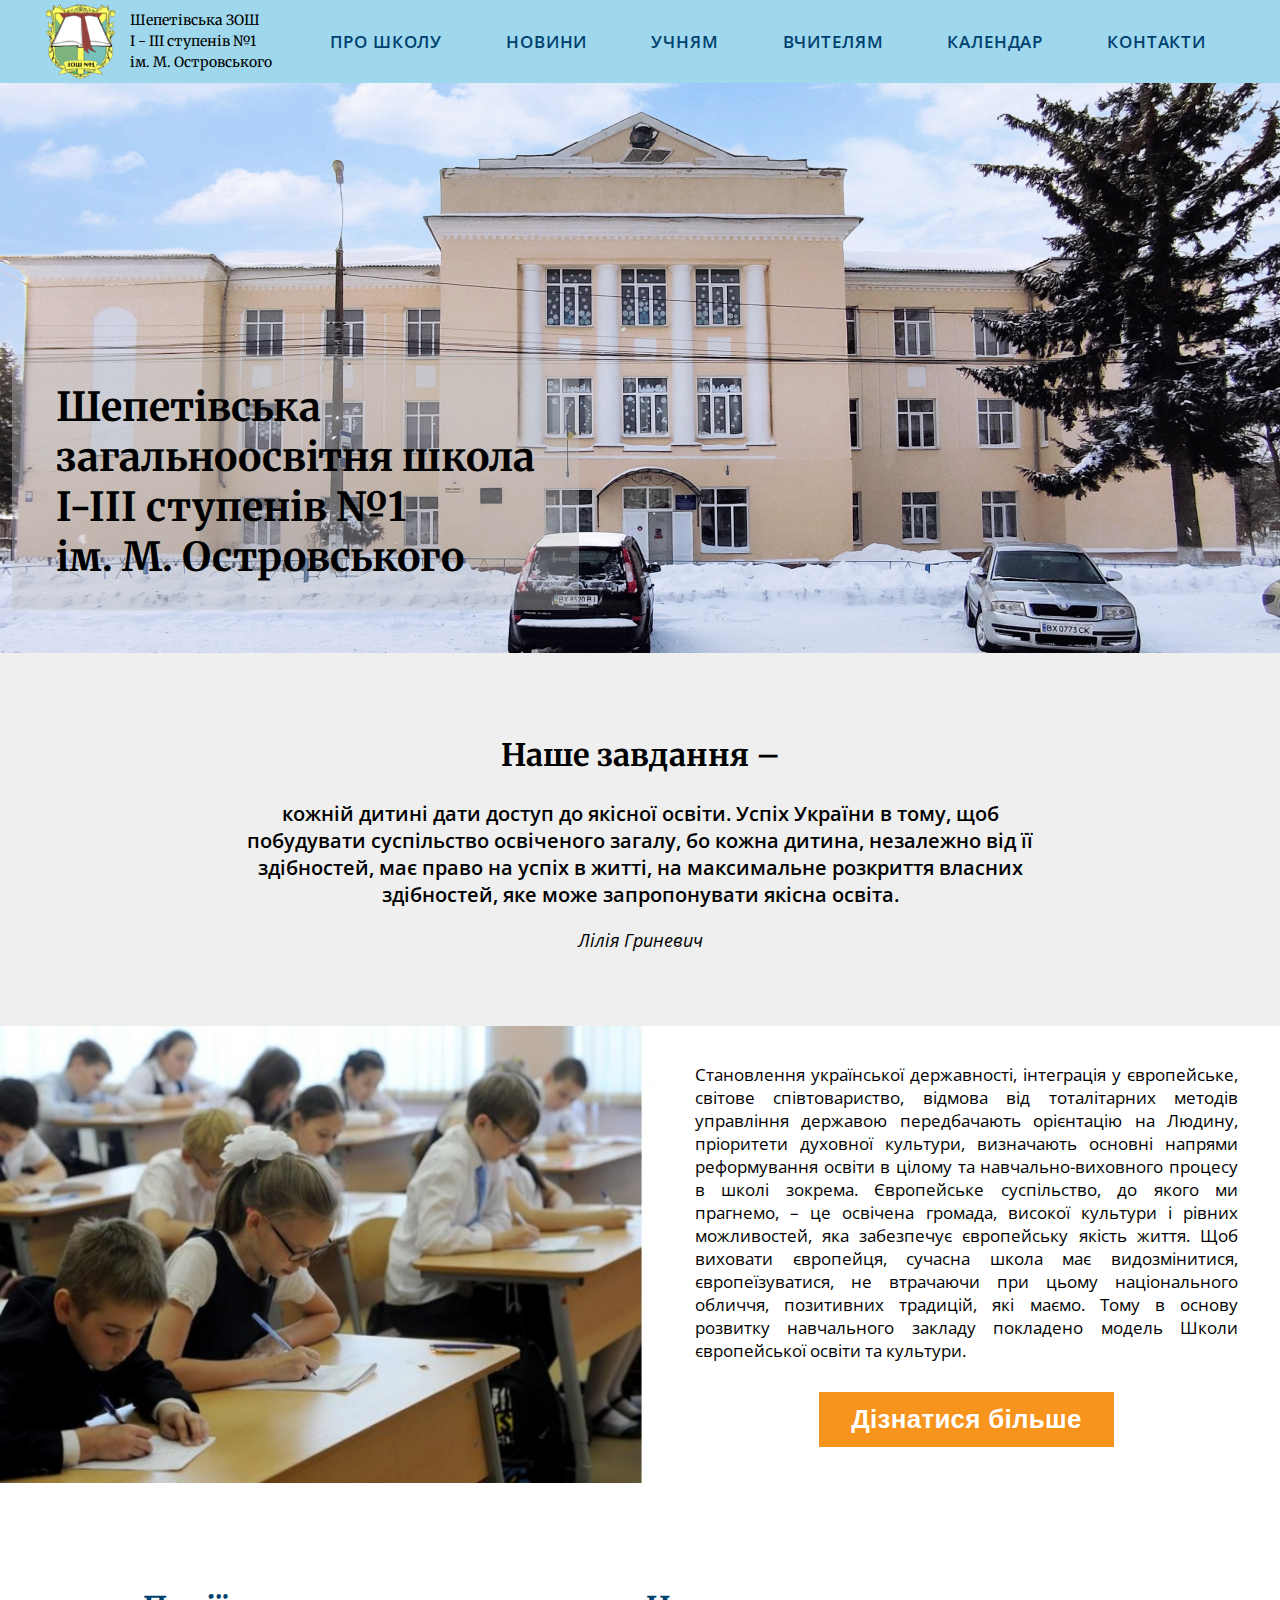
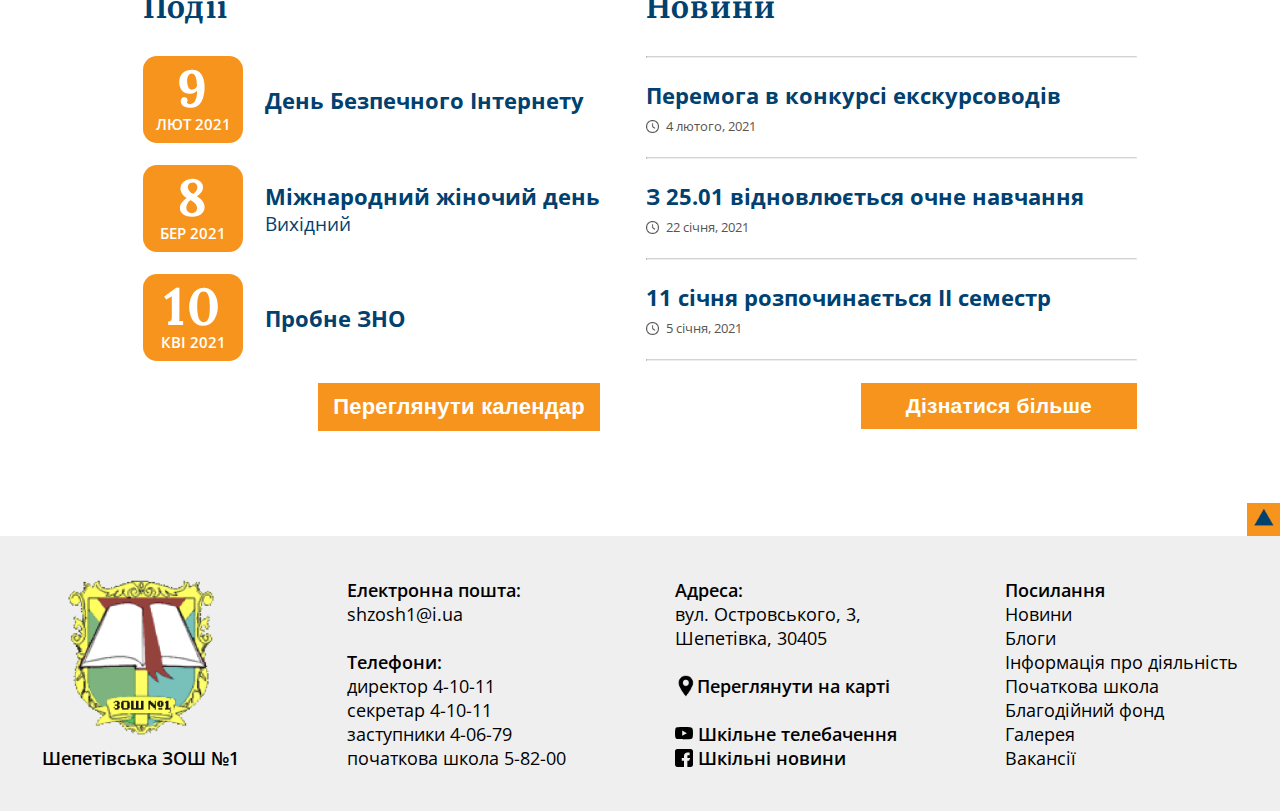
<file: index.html>
<!doctype html>
<html lang="en" xmlns="http://www.w3.org/1999/html">
<head>
    <meta charset="UTF-8">
    <meta name="viewport" content="width=device-width, initial-scale=1, shrink-to-fit=no">
    <link rel="preconnect" href="https://fonts.gstatic.com">
    <link href="https://fonts.googleapis.com/css2?family=Lora:wght@700&family=Merriweather:wght@400;700&family=Open+Sans:ital,wght@0,300;0,400;0,600;0,700;1,400&display=swap"
          rel="stylesheet">
    <link rel="stylesheet" href="css/index.css">
    <title>Шепетівська ЗОШ №1</title>
</head>
<body>
<header id="header" class="header">
    <div class="container">
        <nav class="nav">
            <a href="index.html">
                <div class="logo">
                    <img src="img/logo.png" alt="logo">
                    <div class="logo-text">
                        <p>Шепетівська ЗОШ<br>І - ІІІ ступенів №1<br>ім. М. Островського</p>
                    </div>
                </div>
            </a>
            <div class="tablet-title">
                Шепетівська ЗОШ І - ІІІ ступенів №1<br>імені Миколи Островського
            </div>
            <div class="phone-title">
                Шепетівська ЗОШ<br>І - ІІІ ступенів №1<br>ім. М. Островського
            </div>
            <div>
                <ul class="menu">
                    <li><a href="index.html">Про школу</a></li>
                    <li><a href="news.html">Новини</a></li>
                    <li><a href="#">Учням</a></li>
                    <li><a href="#">Вчителям</a></li>
                    <li><a href="#">Календар</a></li>
                    <li><a href="contacts.html" class="last">Контакти</a></li>
                </ul>
                <button class="menu-open">
                    <img src="img/menu.svg" alt="Open menu">
                </button>
            </div>
        </nav>
    </div>
</header>
<section class="banner">
    <div class="banner_container">
        <div class="cover">
            <h1 class="title">Шепетівська<br>загальноосвітня школа<br>І-ІІІ ступенів №1<br>ім. М. Островського</h1>
        </div>
    </div>
</section>
<section class="goal">
    <div class="goal-container">
        <div class="goal-text">
            <h2>Наше завдання –</h2>
            <p class="info">кожній дитині дати доступ до якісної освіти. Успіх України в тому, щоб
                побудувати суспільство освіченого загалу, бо кожна дитина, незалежно від її
                здібностей, має право на успіх в житті, на максимальне розкриття власних
                здібностей, яке може запропонувати якісна освіта.
            </p>
            <p class="author">Лілія Гриневич</p>
        </div>
    </div>
</section>
<section class="pupils">
    <div class="container">
        <div class="about">
            <div class="text_with_photo"></div>
            <div class="text_with_button">
                <p>Становлення української державності, інтеграція у європейське,
                    світове співтовариство, відмова від тоталітарних методів
                    управління державою передбачають орієнтацію на Людину,
                    пріоритети духовної культури, визначають основні напрями
                    реформування освіти в цілому та навчально-виховного процесу
                    в школі зокрема. Європейське суспільство, до якого ми
                    прагнемо, – це освічена громада, високої культури і рівних
                    можливостей, яка забезпечує європейську якість життя. Щоб
                    виховати європейця, сучасна школа має видозмінитися,
                    європеїзуватися, не втрачаючи при цьому національного
                    обличчя, позитивних традицій, які маємо. Тому в основу
                    розвитку навчального закладу покладено модель Школи
                    європейської освіти та культури.</p>
                <button>Дізнатися більше</button>
            </div>
        </div>
    </div>
</section>
<section class="events_and_news">
    <div class="events_and_news_container">
        <div class="events">
            <h3>Події</h3>
            <div class="coming_events">
                <div class="single_event">
                    <div class="date">
                        <p class="number">9</p>
                        <p class="month">ЛЮТ 2021</p>
                    </div>
                    <div class="event_on_this_date">
                        День Безпечного Інтернету
                    </div>
                </div>
                <div class="single_event">
                    <div class="date">
                        <p class="number">8</p>
                        <p class="month">БЕР 2021</p>
                    </div>
                    <div class="event_on_this_date">
                        Міжнародний жіночий день
                        <div class="additional">Вихідний</div>
                    </div>
                </div>
                <div class="single_event">
                    <div class="date">
                        <p class="number">10</p>
                        <p class="month">КВІ 2021</p>
                    </div>
                    <div class="event_on_this_date">
                        Пробне ЗНО
                    </div>
                </div>
            </div>
            <button class="calendar">Переглянути календар</button>
        </div>
        <div class="news">
            <h3>Новини</h3>
            <hr>
            <div class="news-block">
                <div class="news-title">Перемога в конкурсі екскурсоводів</div>
                <div class="publication_date">
                    <img src="img/clock.png" alt="clock">
                    <span>4 лютого, 2021</span>
                </div>
            </div>
            <hr>
            <div class="news-block">
                <div class="news-title">З 25.01 відновлюється очне навчання</div>
                <div class="publication_date">
                    <img src="img/clock.png" alt="clock">
                    <span>22 січня, 2021</span>
                </div>
            </div>
            <hr>
            <div class="news-block">
                <div class="news-title">11 січня розпочинається ІІ семестр</div>
                <div class="publication_date">
                    <img src="img/clock.png" alt="clock">
                    <span>5 січня, 2021</span>
                </div>
            </div>
            <hr class="last-hr">
            <button onclick="document.location='news.html'">Дізнатися більше</button>
        </div>
    </div>
</section>
<footer id="footer" class="footer">
    <div class="up">
        <a href="#header">
            <img src="img/up.png" alt="up">
        </a>
    </div>
    <div class="footer-panel">
        <div class="container">
            <div class="footer-block">
                <div class="first_block">
                    <img src="img/footer-logo.png" alt="logo">
                    <p class="SemiBold" style="margin-top: 9px">Шепетівська ЗОШ №1</p>
                </div>
                <div>
                    <p class="SemiBold">Електронна пошта:</p>
                    <p>shzosh1@i.ua<br></p>
                    <p>&nbsp;</p>
                    <p class="SemiBold">Телефони:</p>
                    <p>директор 4-10-11<br>
                        секретар 4-10-11<br>
                        заступники 4-06-79<br>
                        початкова школа 5-82-00</p>
                </div>
                <div class="second_block">
                    <p class="SemiBold">Адреса:</p>
                    <p>вул. Островського, 3,<br>
                        Шепетівка, 30405</p>
                    <p>&nbsp;</p>
                    <a href="https://www.google.com.ua/maps/place/School+%E2%84%961/@50.1794332,27.0625584,16.46z/data=!4m5!3m4!1s0x0:0x755f1042ba927323!8m2!3d50.1796078!4d27.0648301?hl=ru">
                        <div class="text-link">
                            <img src="img/placeholder.png" alt="placeholder">
                            <p class="SemiBold">Переглянути на карті</p>
                        </div>
                    </a>
                    <p>&nbsp;</p>
                    <a href="https://www.youtube.com/channel/UC6a7g6ig21RyapwrBzaCNWg/featured">
                        <div class="text-link">
                            <div class="social-net">
                                <img src="img/youtube.svg" alt="YouTube">
                                <p class="SemiBold">&nbsp;Шкільне телебачення</p>
                            </div>
                        </div>
                    </a>
                    <a href="https://www.facebook.com/profile.php?id=100014899299904">
                        <div class="text-link">
                            <div class="social-net">
                                <img src="img/facebook.svg" alt="Facebook">
                                <p class="SemiBold">&nbsp;Шкільні новини</p>
                            </div>
                        </div>
                    </a>
                </div>
                <div class="link-block">
                    <p class="SemiBold">Посилання</p>
                    <ul class="fastlinks">
                        <li><a class="fast_link" href="news.html">Новини</a></li>
                        <li><a class="fast_link" href="#">Блоги</a></li>
                        <li><a class="fast_link" href="index.html">Інформація про діяльність</a></li>
                        <li><a class="fast_link" href="#">Початкова школа</a></li>
                        <li><a class="fast_link" href="#">Благодійний фонд</a></li>
                        <li><a class="fast_link" href="#">Галерея</a></li>
                        <li><a class="fast_link" href="#">Вакансії</a></li>
                    </ul>
                </div>
            </div>
        </div>
    </div>
</footer>
</body>
</html>
</file>
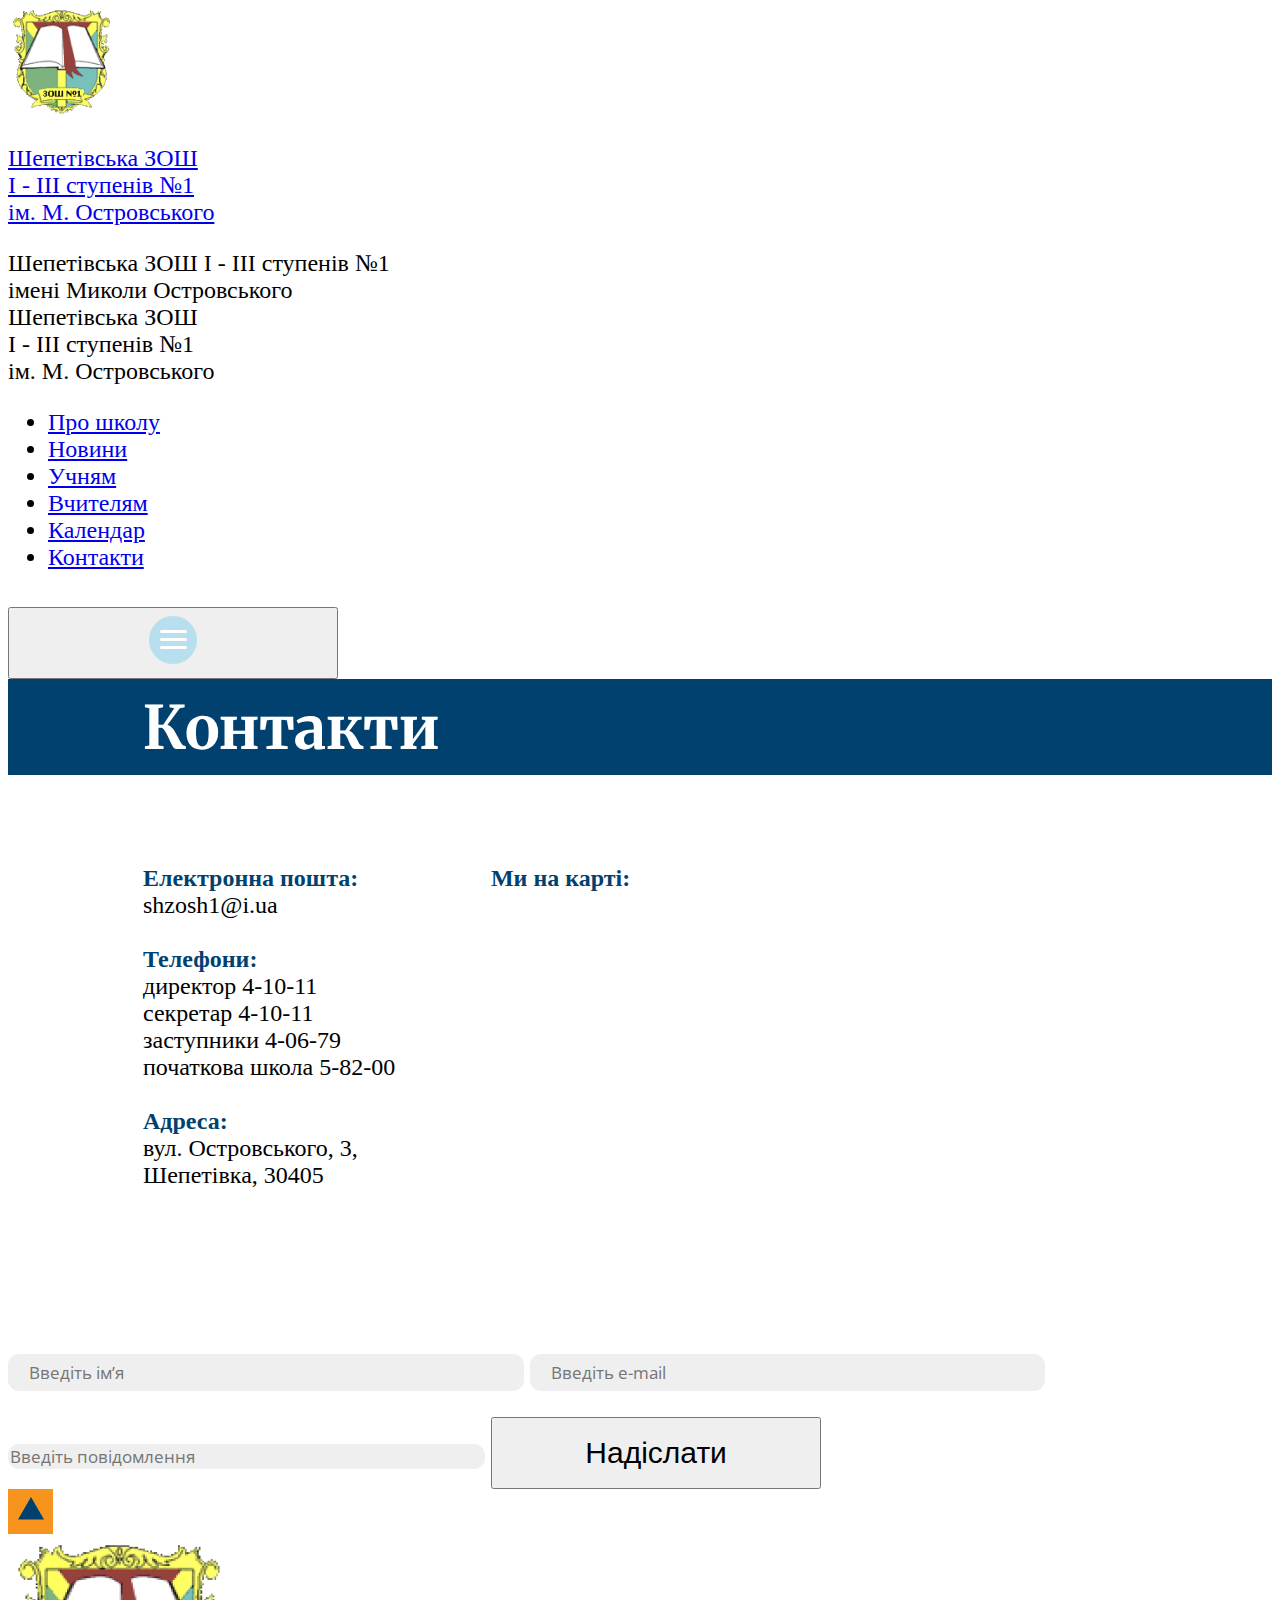
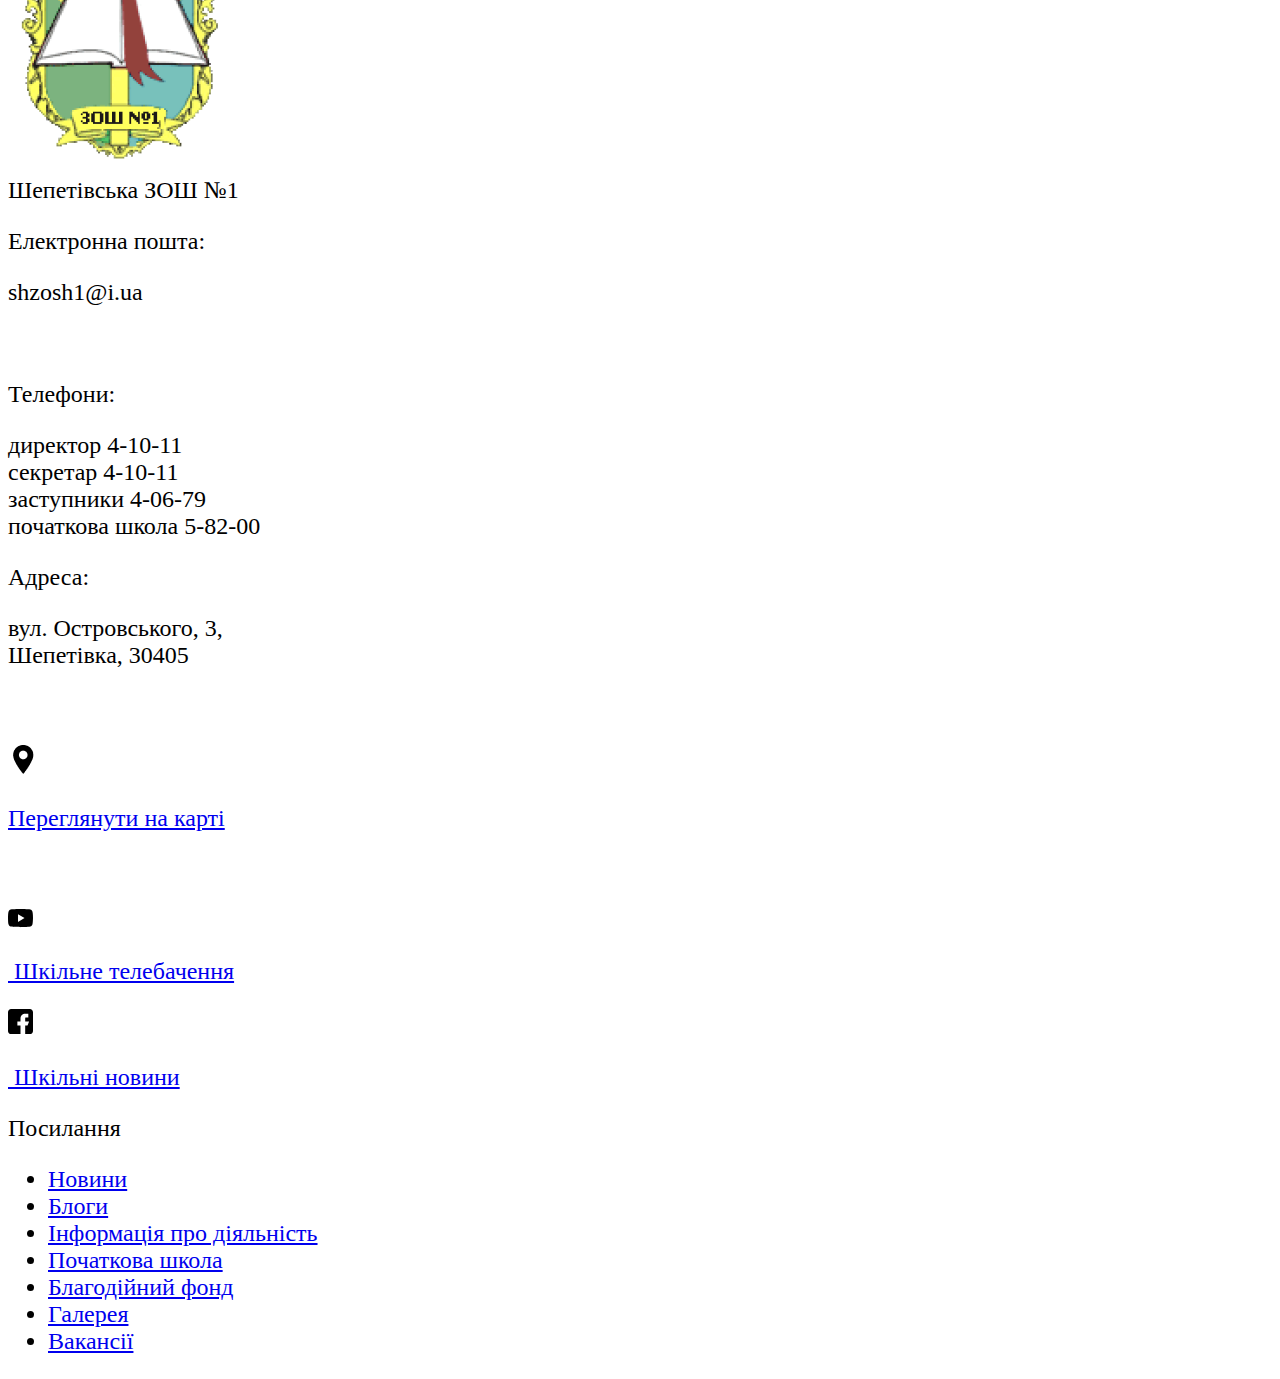
<file: contacts.html>
<!doctype html>
<html lang="en" xmlns="http://www.w3.org/1999/html">
<head>
    <meta charset="UTF-8">
    <meta name="viewport" content="width=device-width, initial-scale=1, shrink-to-fit=no">
    <link rel="preconnect" href="https://fonts.gstatic.com">
    <link href="https://fonts.googleapis.com/css2?family=Merriweather:wght@400;700&family=Open+Sans:wght@400;600;700&display=swap"
          rel="stylesheet">
    <link rel="stylesheet" href="css/contacts.css">
    <title>Контакти</title>
</head>
<body>
<header id="header" class="header">
    <div class="container">
        <nav class="nav">
            <a href="index.html">
                <div class="logo">
                    <img src="img/logo.png" alt="logo">
                    <div class="logo-text">
                        <p>Шепетівська ЗОШ<br>І - ІІІ ступенів №1<br>ім. М. Островського</p>
                    </div>
                </div>
            </a>
            <div class="tablet-title">
                Шепетівська ЗОШ І - ІІІ ступенів №1<br>імені Миколи Островського
            </div>
            <div class="phone-title">
                Шепетівська ЗОШ<br>І - ІІІ ступенів №1<br>ім. М. Островського
            </div>
            <div>
                <ul class="menu">
                    <li><a href="index.html">Про школу</a></li>
                    <li><a href="news.html">Новини</a></li>
                    <li><a href="#">Учням</a></li>
                    <li><a href="#">Вчителям</a></li>
                    <li><a href="#">Календар</a></li>
                    <li><a href="contacts.html" class="last">Контакти</a></li>
                </ul>
                <button class="menu-open">
                    <img src="img/menu.svg" alt="Open menu">
                </button>
            </div>
        </nav>
    </div>
</header>
<section class="title">
    <div class="inner_container">
        <div class="title-text">
            <h1>Контакти</h1>
        </div>
    </div>
</section>
<main>
    <div class="inner_container">
        <div class="text-block">
            <h2>Електронна пошта:</h2>
            <p>shzosh1@i.ua</p>
            <p>&nbsp;</p>
            <h2>Телефони:</h2>
            <p>директор 4-10-11<br>
                секретар 4-10-11<br>
                заступники 4-06-79<br>
                початкова школа 5-82-00</p>
            <p>&nbsp;</p>
            <h2>Адреса:</h2>
            <p>вул. Островського, 3,<br>
                Шепетівка, 30405
            </p>
        </div>
        <div class="map-block">
            <h2>Ми на карті:</h2>
            <div class="map">
                <iframe width=100% height=100%
                        src="https://maps.google.com/maps?hl=en&amp;q=%D1%88%D0%B5%D0%BF%D0%B5%D1%82%D1%96%D0%B2%D1%81%D1%8C%D0%BA%D0%B0%20%D0%97%D0%BE%D1%88%201+(%D0%9D%D0%B0%D0%B7%D0%B2%D0%B0%D0%BD%D0%B8%D0%B5)&amp;ie=UTF8&amp;t=&amp;z=16&amp;iwloc=B&amp;output=embed"
                        frameborder="0" scrolling="no" ></iframe>
            </div>
<!--            https://embedgooglemaps.com/ru/-->
        </div>
    </div>
</main>
<section class="feedback">
    <h3>Звернутися до адміністрації школи з питань навчального процесу:</h3>
    <input class="name_and_email" type="text" placeholder="Введіть ім’я">
    <input class="name_and_email" type="text" placeholder="Введіть e-mail">
    <input class="message" type="text" placeholder="Введіть повідомлення">
    <button>Надіслати</button>
</section>
<footer id="footer" class="footer">
    <div class="up">
        <a href="#header">
            <img src="img/up.png" alt="up">
        </a>
    </div>
    <div class="footer-panel">
        <div class="container">
            <div class="footer-block">
                <div class="first_block">
                    <img src="img/footer-logo.png" alt="logo">
                    <p class="SemiBold" style="margin-top: 9px">Шепетівська ЗОШ №1</p>
                </div>
                <div>
                    <p class="SemiBold">Електронна пошта:</p>
                    <p>shzosh1@i.ua<br></p>
                    <p>&nbsp;</p>
                    <p class="SemiBold">Телефони:</p>
                    <p>директор 4-10-11<br>
                        секретар 4-10-11<br>
                        заступники 4-06-79<br>
                        початкова школа 5-82-00</p>
                </div>
                <div class="second_block">
                    <p class="SemiBold">Адреса:</p>
                    <p>вул. Островського, 3,<br>
                        Шепетівка, 30405</p>
                    <p>&nbsp;</p>
                    <a href="https://www.google.com.ua/maps/place/School+%E2%84%961/@50.1794332,27.0625584,16.46z/data=!4m5!3m4!1s0x0:0x755f1042ba927323!8m2!3d50.1796078!4d27.0648301?hl=ru">
                        <div class="text-link">
                            <img src="img/placeholder.png" alt="placeholder">
                            <p class="SemiBold">Переглянути на карті</p>
                        </div>
                    </a>
                    <p>&nbsp;</p>
                    <a href="https://www.youtube.com/channel/UC6a7g6ig21RyapwrBzaCNWg/featured">
                        <div class="text-link">
                            <div class="social-net">
                                <img src="img/youtube.svg" alt="YouTube">
                                <p class="SemiBold">&nbsp;Шкільне телебачення</p>
                            </div>
                        </div>
                    </a>
                    <a href="https://www.facebook.com/profile.php?id=100014899299904">
                        <div class="text-link">
                            <div class="social-net">
                                <img src="img/facebook.svg" alt="Facebook">
                                <p class="SemiBold">&nbsp;Шкільні новини</p>
                            </div>
                        </div>
                    </a>
                </div>
                <div class="link-block">
                    <p class="SemiBold">Посилання</p>
                    <ul class="fastlinks">
                        <li><a class="fast_link" href="news.html">Новини</a></li>
                        <li><a class="fast_link" href="#">Блоги</a></li>
                        <li><a class="fast_link" href="index.html">Інформація про діяльність</a></li>
                        <li><a class="fast_link" href="#">Початкова школа</a></li>
                        <li><a class="fast_link" href="#">Благодійний фонд</a></li>
                        <li><a class="fast_link" href="#">Галерея</a></li>
                        <li><a class="fast_link" href="#">Вакансії</a></li>
                    </ul>
                </div>
            </div>
        </div>
    </div>
</footer>
</body>
</file>
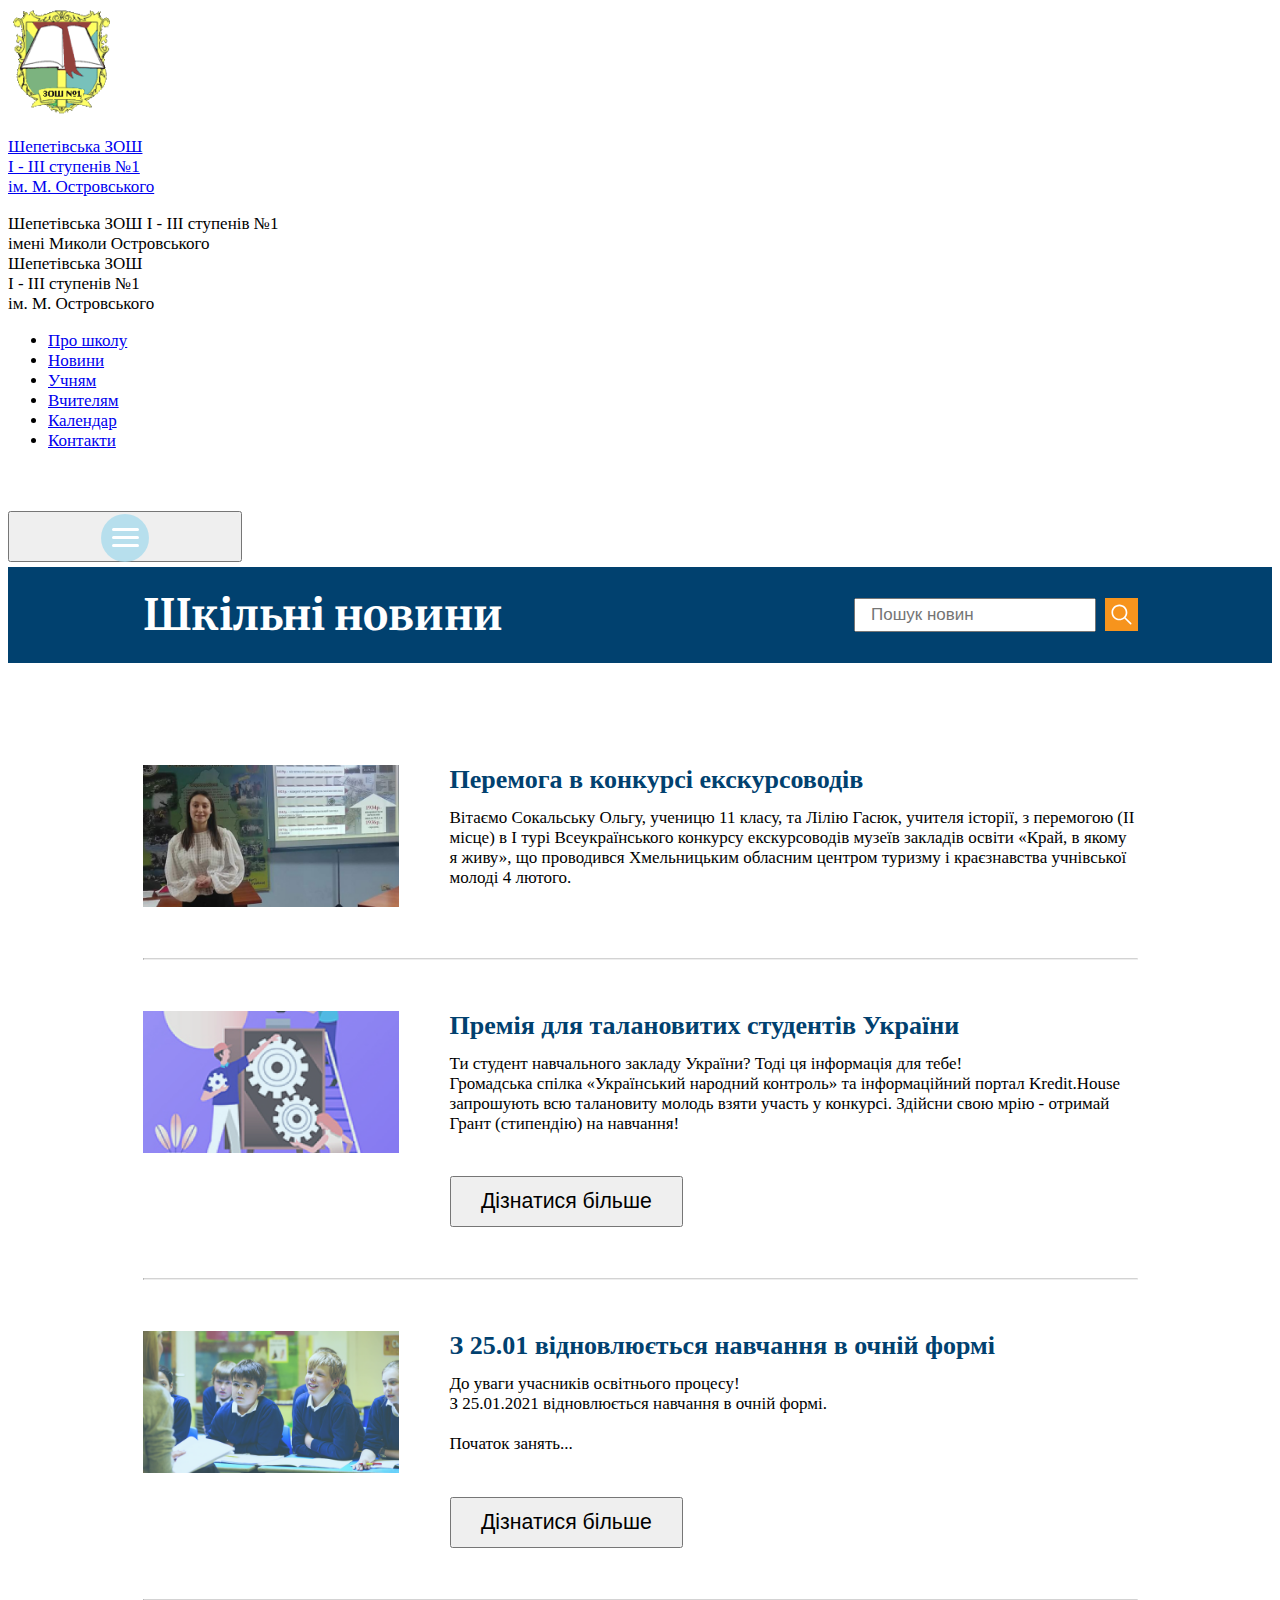
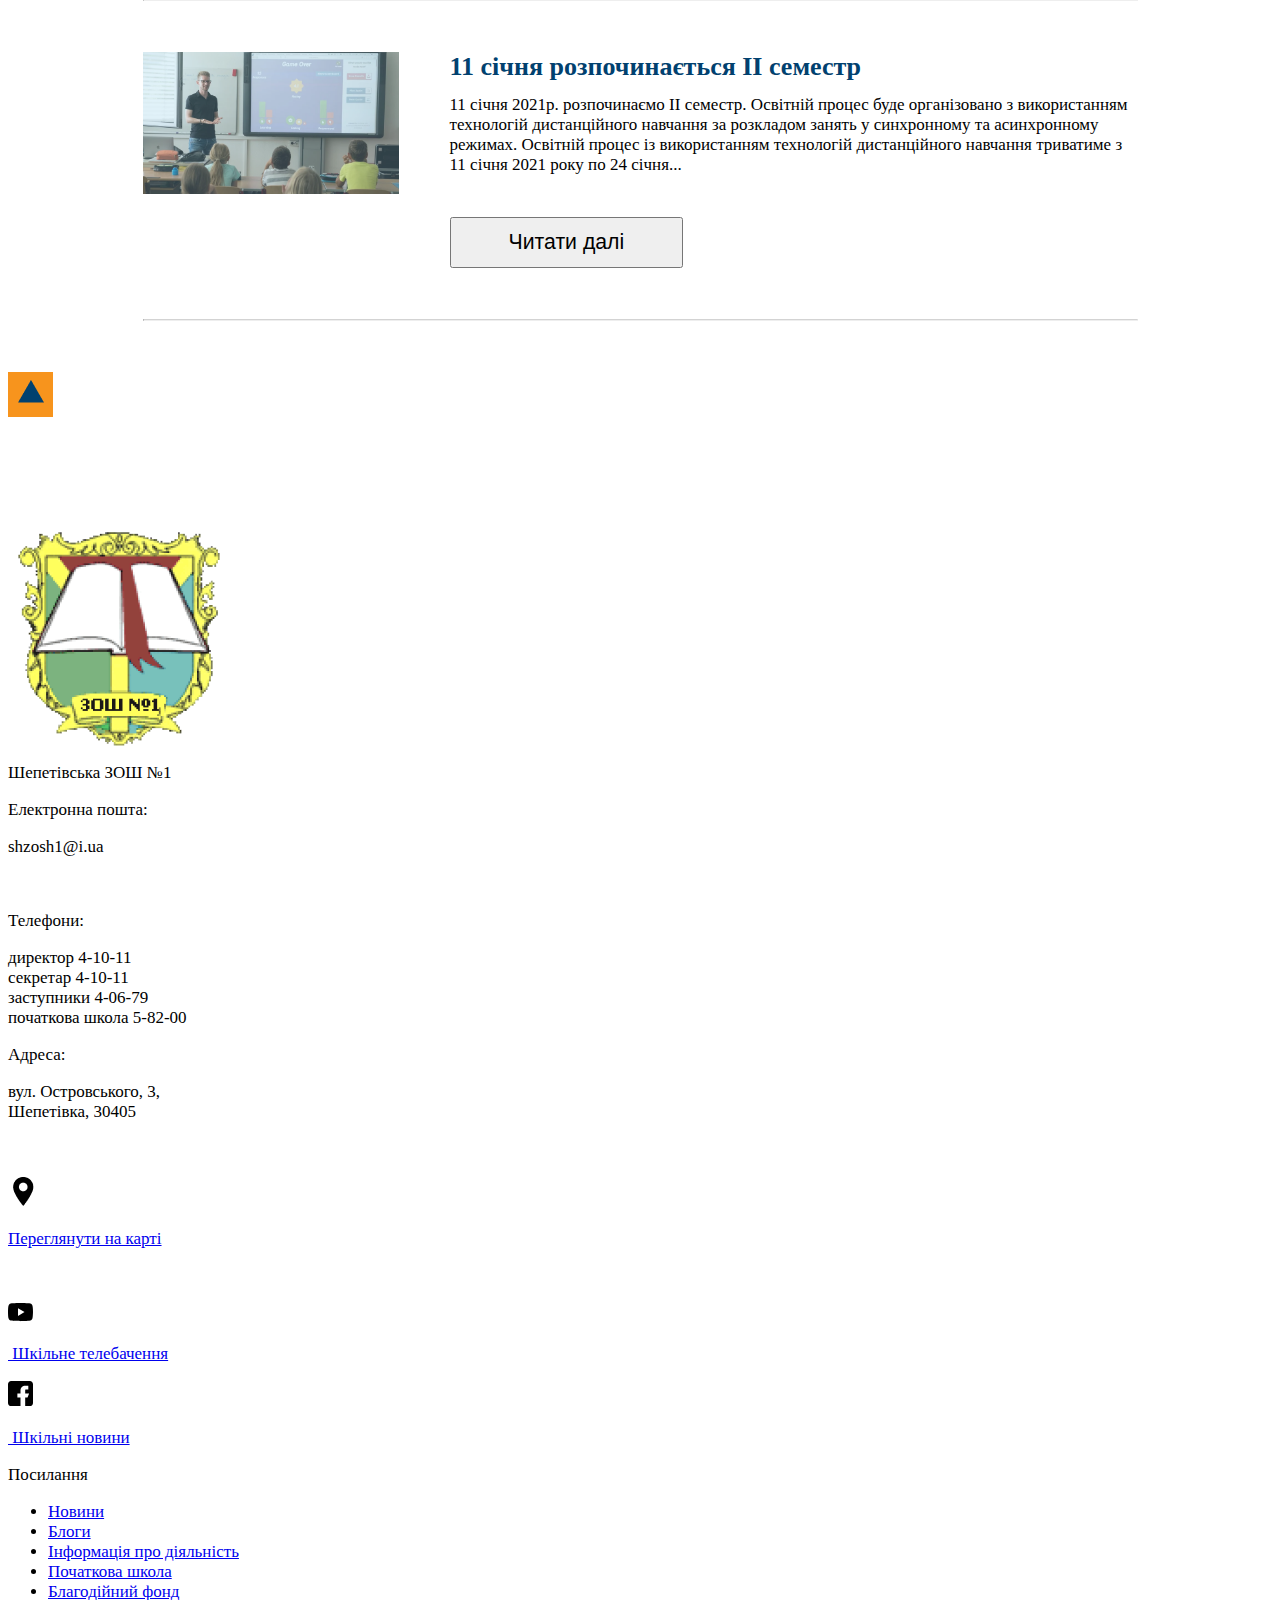
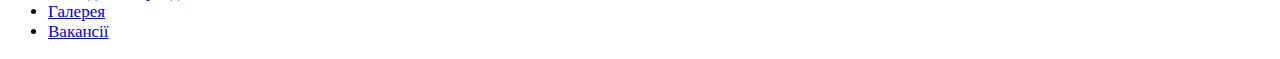
<file: news.html>
<!doctype html>
<html lang="en" xmlns="http://www.w3.org/1999/html">
<head>
    <meta charset="UTF-8">
    <meta name="viewport" content="width=device-width, initial-scale=1, shrink-to-fit=no">
    <link rel="preconnect" href="https://fonts.gstatic.com">
    <link href="https://fonts.googleapis.com/css2?family=Merriweather:wght@400;700&family=Open+Sans:wght@400;600;700&display=swap"
          rel="stylesheet">
    <link rel="stylesheet" href="css/news.css">
    <title>Шкільні новини</title>
</head>
<body>
<header id="header" class="header">
    <div class="container">
        <nav class="nav">
            <a href="index.html">
                <div class="logo">
                    <img src="img/logo.png" alt="logo">
                    <div class="logo-text">
                        <p>Шепетівська ЗОШ<br>І - ІІІ ступенів №1<br>ім. М. Островського</p>
                    </div>
                </div>
            </a>
            <div class="tablet-title">
                Шепетівська ЗОШ І - ІІІ ступенів №1<br>імені Миколи Островського
            </div>
            <div class="phone-title">
                Шепетівська ЗОШ<br>І - ІІІ ступенів №1<br>ім. М. Островського
            </div>
            <div>
                <ul class="menu">
                    <li><a href="#">Про школу</a></li>
                    <li><a href="news.html">Новини</a></li>
                    <li><a href="#">Учням</a></li>
                    <li><a href="#">Вчителям</a></li>
                    <li><a href="#">Календар</a></li>
                    <li><a href="#" class="last">Контакти</a></li>
                </ul>
                <button class="menu-open">
                    <img src="img/menu.svg" alt="Open menu">
                </button>
            </div>
        </nav>
    </div>
</header>
<section class="title">
    <div class="news_inner_container">
        <div class="title-panel">
            <h1>Шкільні новини</h1>
            <div class="search">
                <input type="text" placeholder="Пошук новин">
                <img src="img/search-button.svg" alt="search-button" class="search-button">
            </div>
        </div>
    </div>
</section>
<main>
    <div class="news-block">
        <div class="news_inner_container">
            <div class="title_for_phone">
                Перемога в конкурсі екскурсоводів
            </div>
            <div class="photo_with_text">
                <div class="picture">
                    <!--                    <div class="cover"></div>-->
                    <img src="img/news1.jpg" alt="photo">
                </div>
                <div class="text_with_button">
                    <h2>Перемога в конкурсі екскурсоводів</h2>
                    <p>Вітаємо Сокальську Ольгу, ученицю 11 класу, та Лілію Гасюк, учителя історії, з перемогою (ІІ
                        місце) в І турі Всеукраїнського конкурсу екскурсоводів музеїв закладів освіти «Край, в якому я
                        живу», що проводився Хмельницьким обласним центром туризму і краєзнавства учнівської молоді 4
                        лютого.</p>
                </div>
            </div>
            <hr>
        </div>
    </div>
    <div class="news-block">
        <div class="news_inner_container">
            <div class="photo_with_text">
                <div class="picture">
                    <div class="cover"></div>
                    <img src="img/news2.png" alt="photo">
                </div>
                <div class="text_with_button">
                    <h2>Премія для талановитих студентів України</h2>
                    <p>Ти студент навчального закладу України? Тоді ця інформація для тебе!<br>
                        Громадська спілка «Український народний контроль» та інформаційний портал Kredit.House
                        запрошують всю талановиту молодь взяти участь у конкурсі.
                        Здійсни свою мрію - отримай Грант (стипендію) на навчання!</p>
                    <button>Дізнатися більше</button>
                </div>
            </div>
            <hr>
        </div>
    </div>
    <div class="news-block">
        <div class="news_inner_container">
            <div class="photo_with_text">
                <div class="picture">
                    <div class="cover"></div>
                    <img src="img/news3.png" alt="photo">
                </div>
                <div class="text_with_button">
                    <h2>З 25.01 відновлюється навчання в очній формі</h2>
                    <p>До уваги учасників освітнього процесу!<br>
                        З 25.01.2021 відновлюється навчання в очній формі.<br><br>
                        Початок занять...</p>
                    <button onclick="document.location='news1.html'">Дізнатися більше</button>
                </div>
            </div>
            <hr>
        </div>
    </div>
    <div class="news-block">
        <div class="news_inner_container">
            <div class="photo_with_text">
                <div class="picture">
                    <div class="cover"></div>
                    <img src="img/news4.png" alt="photo">
                </div>
                <div class="text_with_button">
                    <h2>11 січня розпочинається ІІ семестр</h2>
                    <p>11 січня 2021р. розпочинаємо ІІ семестр. Освітній процес буде організовано з використанням
                        технологій дистанційного навчання за розкладом занять у синхронному та асинхронному режимах.
                        Освітній процес із використанням технологій дистанційного навчання триватиме з 11 січня 2021
                        року по 24 січня... </p>
                    <button onclick="document.location='news1.html'">Читати далі</button>
                </div>
            </div>
            <hr>
        </div>
    </div>
</main>
<footer id="footer" class="footer">
    <div class="up">
        <a href="#header">
            <img src="img/up.png" alt="up">
        </a>
    </div>
    <div class="footer-panel">
        <div class="container">
            <div class="footer-block">
                <div class="first_block">
                    <img src="img/footer-logo.png" alt="logo">
                    <p class="SemiBold" style="margin-top: 9px">Шепетівська ЗОШ №1</p>
                </div>
                <div>
                    <p class="SemiBold">Електронна пошта:</p>
                    <p>shzosh1@i.ua<br></p>
                    <p>&nbsp;</p>
                    <p class="SemiBold">Телефони:</p>
                    <p>директор 4-10-11<br>
                        секретар 4-10-11<br>
                        заступники 4-06-79<br>
                        початкова школа 5-82-00</p>
                </div>
                <div class="second_block">
                    <p class="SemiBold">Адреса:</p>
                    <p>вул. Островського, 3,<br>
                        Шепетівка, 30405</p>
                    <p>&nbsp;</p>
                    <a href="https://www.google.com.ua/maps/place/School+%E2%84%961/@50.1794332,27.0625584,16.46z/data=!4m5!3m4!1s0x0:0x755f1042ba927323!8m2!3d50.1796078!4d27.0648301?hl=ru">
                        <div class="text-link">
                            <img src="img/placeholder.png" alt="placeholder">
                            <p class="SemiBold">Переглянути на карті</p>
                        </div>
                    </a>
                    <p>&nbsp;</p>
                    <a href="https://www.youtube.com/channel/UC6a7g6ig21RyapwrBzaCNWg/featured">
                        <div class="text-link">
                            <div class="social-net">
                                <img src="img/youtube.svg" alt="YouTube">
                                <p class="SemiBold">&nbsp;Шкільне телебачення</p>
                            </div>
                        </div>
                    </a>
                    <a href="https://www.facebook.com/profile.php?id=100014899299904">
                        <div class="text-link">
                            <div class="social-net">
                                <img src="img/facebook.svg" alt="Facebook">
                                <p class="SemiBold">&nbsp;Шкільні новини</p>
                            </div>
                        </div>
                    </a>
                </div>
                <div class="link-block">
                    <p class="SemiBold">Посилання</p>
                    <ul class="fastlinks">
                        <li><a class="fast_link" href="news.html">Новини</a></li>
                        <li><a class="fast_link" href="#">Блоги</a></li>
                        <li><a class="fast_link" href="#">Інформація про діяльність</a></li>
                        <li><a class="fast_link" href="#">Початкова школа</a></li>
                        <li><a class="fast_link" href="#">Благодійний фонд</a></li>
                        <li><a class="fast_link" href="#">Галерея</a></li>
                        <li><a class="fast_link" href="#">Вакансії</a></li>
                    </ul>
                </div>
            </div>
        </div>
    </div>
</footer>
</body>
</file>
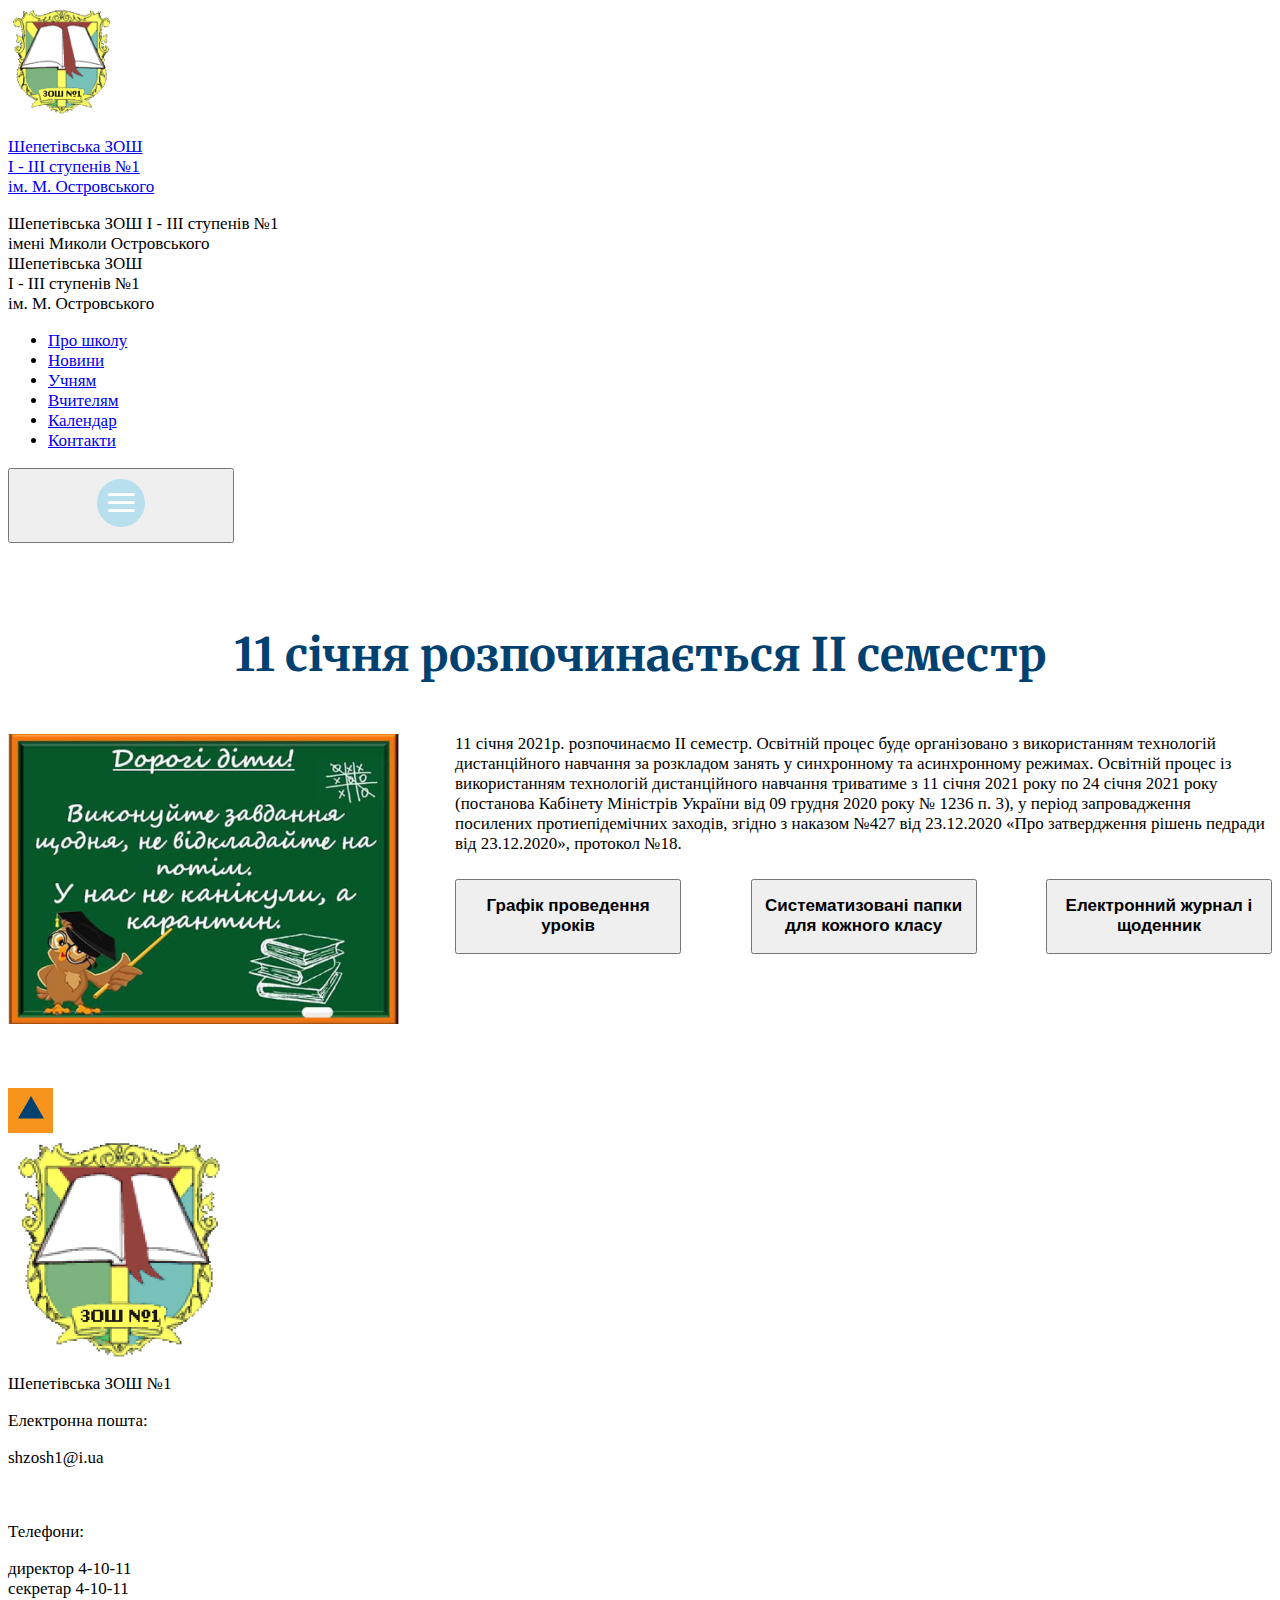
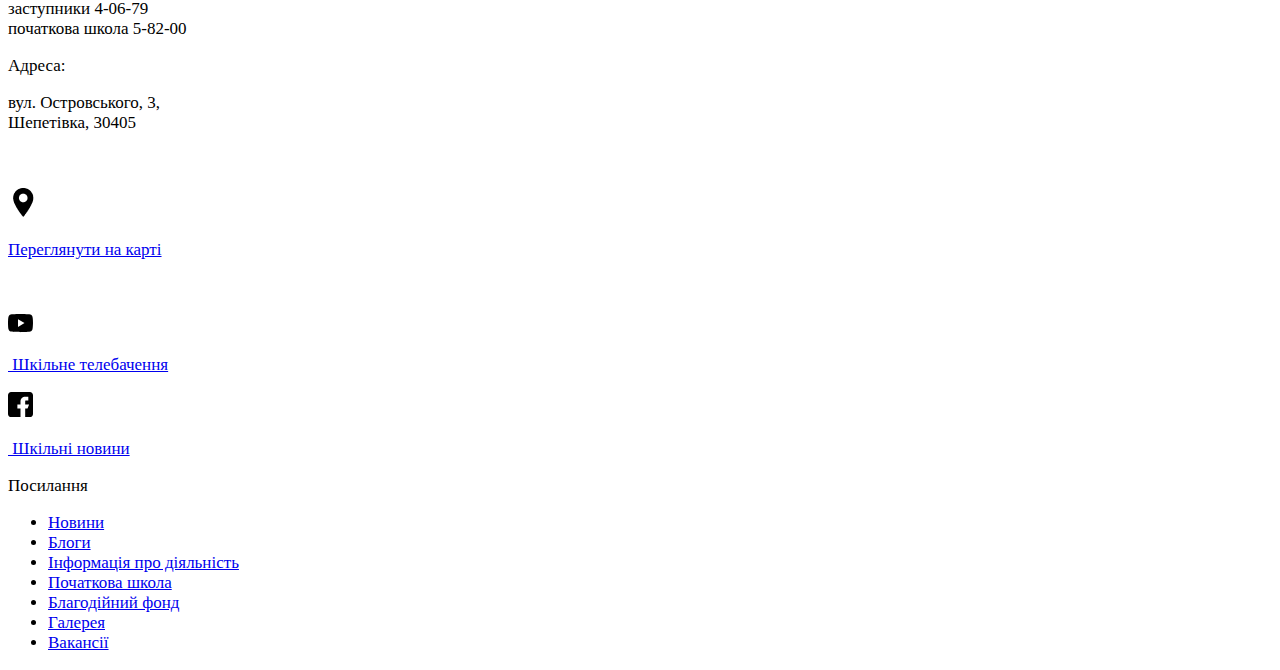
<file: news1.html>
<!doctype html>
<html lang="en" xmlns="http://www.w3.org/1999/html">
<head>
    <meta charset="UTF-8">
    <meta name="viewport" content="width=device-width, initial-scale=1, shrink-to-fit=no">
    <link rel="preconnect" href="https://fonts.gstatic.com">
    <link href="https://fonts.googleapis.com/css2?family=Merriweather:wght@400;700&family=Open+Sans:wght@400;600;700&display=swap"
          rel="stylesheet">
    <link rel="stylesheet" href="css/news1.css">
    <title>Шкільні новини</title>
</head>
<body>
<header id="header" class="header">
    <div class="container">
        <nav class="nav">
            <a href="index.html">
                <div class="logo">
                    <img src="img/logo.png" alt="logo">
                    <div class="logo-text">
                        <p>Шепетівська ЗОШ<br>І - ІІІ ступенів №1<br>ім. М. Островського</p>
                    </div>
                </div>
            </a>
            <div class="tablet-title">
                Шепетівська ЗОШ І - ІІІ ступенів №1<br>імені Миколи Островського
            </div>
            <div class="phone-title">
                Шепетівська ЗОШ<br>І - ІІІ ступенів №1<br>ім. М. Островського
            </div>
            <div>
                <ul class="menu">
                    <li><a href="index.html">Про школу</a></li>
                    <li><a href="news.html">Новини</a></li>
                    <li><a href="#">Учням</a></li>
                    <li><a href="#">Вчителям</a></li>
                    <li><a href="#">Календар</a></li>
                    <li><a href="contacts.html" class="last">Контакти</a></li>
                </ul>
                <button class="menu-open">
                    <img src="img/menu.svg" alt="Open menu">
                </button>
            </div>
        </nav>
    </div>
</header>
<main class="main">
    <div class="container">
        <h1>11 січня розпочинається ІІ семестр</h1>
        <div class="text_with_photo">
            <img src="img/news-example.png" alt="">
            <div class="text_with_buttons">
                <p>11 січня 2021р. розпочинаємо ІІ семестр. Освітній процес буде організовано з використанням технологій дистанційного навчання за розкладом занять у синхронному та асинхронному режимах. Освітній процес із використанням технологій дистанційного навчання триватиме з 11 січня 2021 року по 24 січня 2021 року (постанова Кабінету Міністрів України від 09 грудня 2020 року № 1236 п. 3), у період запровадження посилених протиепідемічних заходів, згідно з наказом №427 від 23.12.2020 «Про затвердження рішень педради від 23.12.2020», протокол №18.</p>
                <div class="button-block">
                    <button>Графік проведення уроків</button>
                    <button>Систематизовані папки для кожного класу</button>
                    <button>Електронний журнал і щоденник</button>
                </div>
            </div>
        </div>
    </div>
</main>
<footer id="footer" class="footer">
    <div class="up">
        <a href="#header">
            <img src="img/up.png" alt="up">
        </a>
    </div>
    <div class="footer-panel">
        <div class="container">
            <div class="footer-block">
                <div class="first_block">
                    <img src="img/footer-logo.png" alt="logo">
                    <p class="SemiBold" style="margin-top: 9px">Шепетівська ЗОШ №1</p>
                </div>
                <div>
                    <p class="SemiBold">Електронна пошта:</p>
                    <p>shzosh1@i.ua<br></p>
                    <p>&nbsp;</p>
                    <p class="SemiBold">Телефони:</p>
                    <p>директор 4-10-11<br>
                        секретар 4-10-11<br>
                        заступники 4-06-79<br>
                        початкова школа 5-82-00</p>
                </div>
                <div class="second_block">
                    <p class="SemiBold">Адреса:</p>
                    <p>вул. Островського, 3,<br>
                        Шепетівка, 30405</p>
                    <p>&nbsp;</p>
                    <a href="https://www.google.com.ua/maps/place/School+%E2%84%961/@50.1794332,27.0625584,16.46z/data=!4m5!3m4!1s0x0:0x755f1042ba927323!8m2!3d50.1796078!4d27.0648301?hl=ru">
                        <div class="text-link">
                            <img src="img/placeholder.png" alt="placeholder">
                            <p class="SemiBold">Переглянути на карті</p>
                        </div>
                    </a>
                    <p>&nbsp;</p>
                    <a href="https://www.youtube.com/channel/UC6a7g6ig21RyapwrBzaCNWg/featured">
                        <div class="text-link">
                            <div class="social-net">
                                <img src="img/youtube.svg" alt="YouTube">
                                <p class="SemiBold">&nbsp;Шкільне телебачення</p>
                            </div>
                        </div>
                    </a>
                    <a href="https://www.facebook.com/profile.php?id=100014899299904">
                        <div class="text-link">
                            <div class="social-net">
                                <img src="img/facebook.svg" alt="Facebook">
                                <p class="SemiBold">&nbsp;Шкільні новини</p>
                            </div>
                        </div>
                    </a>
                </div>
                <div class="link-block">
                    <p class="SemiBold">Посилання</p>
                    <ul class="fastlinks">
                        <li><a class="fast_link" href="news.html">Новини</a></li>
                        <li><a class="fast_link" href="#">Блоги</a></li>
                        <li><a class="fast_link" href="index.html">Інформація про діяльність</a></li>
                        <li><a class="fast_link" href="#">Початкова школа</a></li>
                        <li><a class="fast_link" href="#">Благодійний фонд</a></li>
                        <li><a class="fast_link" href="#">Галерея</a></li>
                        <li><a class="fast_link" href="#">Вакансії</a></li>
                    </ul>
                </div>
            </div>
        </div>
    </div>
</footer>
</body>
</file>
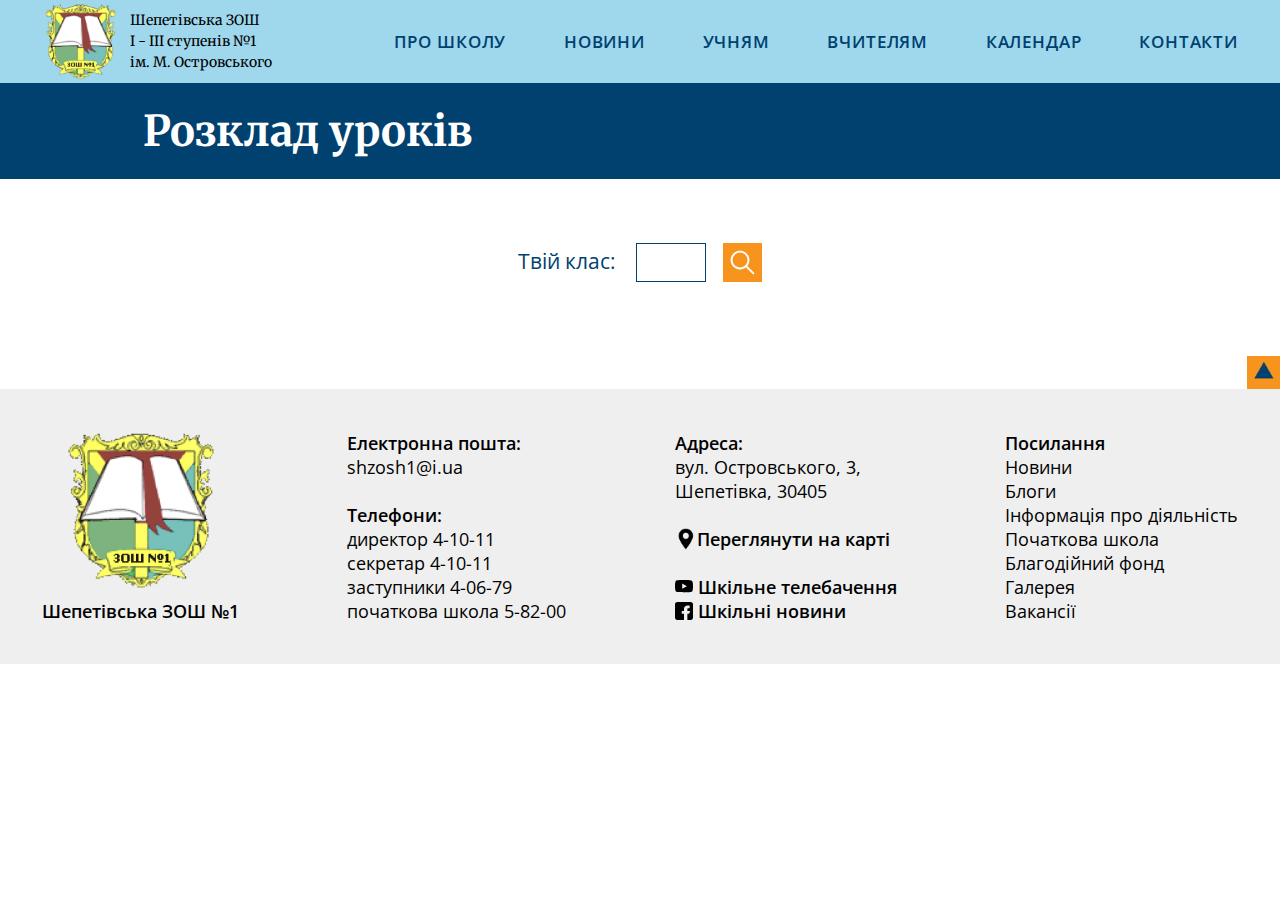
<file: schedule.html>
<!doctype html>
<html lang="en" xmlns="http://www.w3.org/1999/html">
<head>
    <meta charset="UTF-8">
    <meta name="viewport" content="width=device-width, initial-scale=1, shrink-to-fit=no">
    <link rel="preconnect" href="https://fonts.gstatic.com">
    <link href="https://fonts.googleapis.com/css2?family=Merriweather:wght@400;700&family=Open+Sans:wght@400;600;700&display=swap"
          rel="stylesheet">
    <link rel="stylesheet" href="css/schedule.css">
    <link rel="stylesheet" href="css/common.css">
    <link rel="shortcut icon" href="img/logo.png" type="image/png">
    <title>Контакти</title>
</head>
<body>
<header id="header" class="header">
    <div class="container">
        <nav class="nav">
            <a href="index.html">
                <div class="logo">
                    <img src="img/logo.png" alt="logo">
                    <div class="logo-text">
                        <p>Шепетівська ЗОШ<br>І - ІІІ ступенів №1<br>ім. М. Островського</p>
                    </div>
                </div>
            </a>
            <div class="tablet-title">
                Шепетівська ЗОШ І - ІІІ ступенів №1<br>імені Миколи Островського
            </div>
            <div class="phone-title">
                Шепетівська ЗОШ<br>І - ІІІ ступенів №1<br>ім. М. Островського
            </div>
            <div>
                <ul class="menu">
                    <li><a href="index.html">Про школу</a>
                        <ul>
                            <li><a href="#">Інформація про діяльність навчального закладу</a></li>
                            <li><a href="#">Адміністрація</a></li>
                            <li><a href="#">Режим роботи</a></li>
                            <li><a href="#">Нова українська школа</a></li>
                            <li><a href="#">Військово-патріотичне виховання</a></li>
                            <li><a href="#">Правове виховання</a></li>
                            <li><a href="#">Соціально-психологічна служба</a></li>
                            <li><a href="#">Медична служба</a></li>
                        </ul>
                    </li>
                    <li><a href="news.html">Новини</a>
                        <ul>
                            <li><a href="#">Фотогалерея</a></li>
                        </ul>
                    </li>
                    <li><a href="schedule.html">Учням</a>
                        <ul>
                            <li><a href="schedule.html">Розклад</a></li>
                            <li><a href="#">ЗНО-2021</a></li>
                            <li><a href="#">Блоги</a></li>
                            <li><a href="#">Healthy Schools</a></li>
                            <li><a href="#">STOP Булінг</a></li>
                            <li><a href="#">Правила поведінки здобувачів освіти</a></li>
                        </ul>
                    </li>
                    <li><a href="#">Вчителям</a>
                        <ul>
                            <li><a href="#">Педрада</a></li>
                            <li><a href="#">Підвищення кваліфікації</a></li>
                        </ul>
                    </li>
                    <li><a href="#">Календар</a></li>
                    <li class="last"><a href="contacts.html">Контакти</a>
                        <ul>
                            <li><a href="#">Вакансії</a></li>
                        </ul>
                    </li>
                </ul>
                <div class="menu-open">
                    <span></span>
                </div>
                <nav class="menu__body">
                    <ul class="menu__list">
                        <li>
                            <a href="index.html" class="menu__link">Про школу</a>
                            <span class="menu__arrow"></span>
                            <ul class="menu__sub-list">
                                <li><a href="" class="menu__sub-link">Інформація про діяльність навчального закладу</a></li>
                                <li><a href="" class="menu__sub-link">Адміністрація</a></li>
                                <li><a href="#" class="menu__sub-link">Режим роботи</a></li>
                                <li><a href="#" class="menu__sub-link">Нова українська школа</a></li>
                                <li><a href="#" class="menu__sub-link">Військово-патріотичне виховання</a></li>
                                <li><a href="#" class="menu__sub-link">Правове виховання</a></li>
                                <li><a href="#" class="menu__sub-link">Соціально-психологічна служба</a></li>
                                <li><a href="#" class="menu__sub-link">Медична служба</a></li>
                            </ul>
                        </li>
                        <li>
                            <a href="news.html" class="menu__link">Новини</a>
                            <span class="menu__arrow"></span>
                            <ul class="menu__sub-list"><li><a href="" class="menu__sub-link">Фотогалерея</a></li></ul>
                        </li>
                        <li>
                            <a href="schedule.html" class="menu__link">Учням</a>
                            <span class="menu__arrow"></span>
                            <ul class="menu__sub-list">
                                <li><a href="schedule.html" class="menu__sub-link">Розклад</a></li>
                                <li><a href="#" class="menu__sub-link">ЗНО-2021</a></li>
                                <li><a href="#" class="menu__sub-link">Блоги</a></li>
                                <li><a href="#" class="menu__sub-link">Healthy Schools</a></li>
                                <li><a href="#" class="menu__sub-link">STOP Булінг</a></li>
                                <li><a href="#" class="menu__sub-link">Правила поведінки здобувачів освіти</a></li>
                            </ul>
                        </li>
                        <li>
                            <a href="" class="menu__link">Вчителям</a>
                            <span class="menu__arrow"></span>
                            <ul class="menu__sub-list">
                                <li><a href="" class="menu__sub-link">Педрада</a></li>
                                <li><a href="#" class="menu__sub-link">Підвищення кваліфікації</a></li>
                            </ul>
                        </li>
                        <li><a href="" class="menu__link">Календар</a></li>
                        <li>
                            <a href="contacts.html" class="menu__link">Контакти</a>
                            <span class="menu__arrow"></span>
                            <ul class="menu__sub-list"><li><a href="" class="menu__sub-link">Вакансії</a></li></ul>
                        </li>
                    </ul>
                </nav>
            </div>
        </nav>
    </div>
</header>
<script>
    let menuArrows = document.querySelectorAll('.menu__arrow');
    if (menuArrows.length > 0) {
        for (let i = 0; i < menuArrows.length; i++) {
            const menuArrow = menuArrows[i];
            menuArrow.addEventListener("click", function (e) {
                menuArrow.parentElement.classList.toggle('_active');
            });
        }
    }

    const iconMenu = document.querySelector('.menu-open');
    if (iconMenu) {
        const menuBody = document.querySelector('.menu__body');
        iconMenu.addEventListener("click", function (e) {
            document.body.classList.toggle('_lock');
            iconMenu.classList.toggle('_active');
            menuBody.classList.toggle('_active');
        });
    }
</script>
<section class="title">
    <div class="inner_container">
        <div class="title-text">
            <h1>Розклад уроків</h1>
        </div>
    </div>
</section>
<main>
    <div class="inner_container">
        <div class="center_block">
            <form method="get">
                <label>Твій клас:<input type="text" name="class"></label>
                <button type="submit"></button>
            </form>
        </div>
    </div>
</main>
<footer id="footer" class="footer">
    <div class="up">
        <a href="#header">
            <img src="img/up.png" alt="up">
        </a>
    </div>
    <div class="footer-panel">
        <div class="container">
            <div class="footer-block">
                <div class="first_block">
                    <img src="img/footer-logo.png" alt="logo">
                    <p class="SemiBold" style="margin-top: 9px">Шепетівська ЗОШ №1</p>
                </div>
                <div>
                    <p class="SemiBold">Електронна пошта:</p>
                    <p>shzosh1@i.ua<br></p>
                    <p>&nbsp;</p>
                    <p class="SemiBold">Телефони:</p>
                    <p>директор 4-10-11<br>
                        секретар 4-10-11<br>
                        заступники 4-06-79<br>
                        початкова школа 5-82-00</p>
                </div>
                <div class="second_block">
                    <p class="SemiBold">Адреса:</p>
                    <p>вул. Островського, 3,<br>
                        Шепетівка, 30405</p>
                    <p>&nbsp;</p>
                    <a href="https://www.google.com.ua/maps/place/School+%E2%84%961/@50.1794332,27.0625584,16.46z/data=!4m5!3m4!1s0x0:0x755f1042ba927323!8m2!3d50.1796078!4d27.0648301?hl=ru">
                        <div class="text-link">
                            <img src="img/placeholder.png" alt="placeholder">
                            <p class="SemiBold">Переглянути на карті</p>
                        </div>
                    </a>
                    <p>&nbsp;</p>
                    <a href="https://www.youtube.com/channel/UC6a7g6ig21RyapwrBzaCNWg/featured">
                        <div class="text-link">
                            <div class="social-net">
                                <img src="img/youtube.svg" alt="YouTube">
                                <p class="SemiBold">&nbsp;Шкільне телебачення</p>
                            </div>
                        </div>
                    </a>
                    <a href="https://www.facebook.com/profile.php?id=100014899299904">
                        <div class="text-link">
                            <div class="social-net">
                                <img src="img/facebook.svg" alt="Facebook">
                                <p class="SemiBold">&nbsp;Шкільні новини</p>
                            </div>
                        </div>
                    </a>
                </div>
                <div class="link-block">
                    <p class="SemiBold">Посилання</p>
                    <ul class="fastlinks">
                        <li><a class="fast_link" href="news.html">Новини</a></li>
                        <li><a class="fast_link" href="#">Блоги</a></li>
                        <li><a class="fast_link" href="index.html">Інформація про діяльність</a></li>
                        <li><a class="fast_link" href="#">Початкова школа</a></li>
                        <li><a class="fast_link" href="#">Благодійний фонд</a></li>
                        <li><a class="fast_link" href="#">Галерея</a></li>
                        <li><a class="fast_link" href="contacts.html">Вакансії</a></li>
                    </ul>
                </div>
            </div>
        </div>
    </div>
</footer>
</body>
</file>
<file: css/index.css>
body {
    margin: 0;
    padding: 0;
    font-family: 'Open Sans', sans-serif;
}

button {
    background-color: #F7941D;
    border: none;
    color: white;
    text-align: center;
    text-decoration: none;
    display: inline-block;
    font-weight: bold;
    cursor: pointer;
    user-select: none;
    outline: none;
    letter-spacing: 0.01em;
}

.header {
    height: 116px;
    background: #9FD8ED;
}
.container {
    width: 1680px;
    margin: 0 auto;
}
.nav {
    height: 116px;
    display: flex;
    justify-content: space-between;
    align-items: center;
}
.logo {
    display: flex;
    align-items: center;
}
.logo-text {
    margin-left: 0.7em;
}
.nav a {
    display: block;
    text-decoration: none;
}
.logo-text p {
    color: black;
    font-family: 'Merriweather', serif;
    font-size: 20px;
    line-height: 1.5;
    margin-top: 0;
    margin-bottom: 0;
}
.menu {
    display: flex;
    list-style-type: none;
    padding-left: 0;
    margin: 0;
}
.last {
    padding-right: 0 !important;
}
.tablet-title, .phone-title {
    display: none;
}
.menu-open, .menu__body {
    display: none;
}

.menu ul {
    padding-left: 0;
}
.menu li {
    color: #01416F;
    background: #9FD8ED;
    display: block;
    padding: 0.8rem 2.3em 0.8em 2.3em;
    position: relative;
    text-decoration: none;
    transition-duration: 0.5s;
}
.menu li a{
    color: #01416F;
    text-transform: uppercase;
    font-size: 24px;
    font-weight: 600;
    letter-spacing: 0.05em;
}
.menu li:hover  {
    cursor: pointer;
}
.menu li:focus-within a {
    outline: none;
}
ul li ul {
    visibility: hidden;
    opacity: 0;
    position: absolute;
    margin-top: 0.8rem;
    left: 0;
    display: none;
}
ul li:hover > ul,
ul li ul:hover {
    visibility: visible;
    opacity: 1;
    display: block;
}
ul li ul li:hover {
    background: #BBE3F2;
}
ul li ul li {
    clear: both;
    width: 100%;
}
ul li ul li a {
    letter-spacing: 0 !important;
    font-weight: 400 !important;
    text-transform: none !important;
}

.banner {
    min-height: 801px;
    display: flex;
    background: url('../img/School.jpg') no-repeat center top /cover;
}
.banner_container {
    max-width: 1760px;
    margin: 0 auto;
}
.cover {
    margin-top: 364px;
    margin-right: 1000px;
    display: flex;
    justify-content: center;
    align-items: center;
    width: 823px;
    height: 360px;
    background: rgba(196, 196, 196, 0.4);
}
.title {
    font-family: 'Merriweather', serif;
    font-weight: bold;
    font-size: 58px;
    color: #000000;
}

.goal {
    height: 525px;
    background: #EFEFEF;
    display: flex;
    flex-direction: column;
    justify-content: center;
}
.goal-container {
    max-width: 1114px;
    margin: 0 auto;
}
h2 {
    font-family: 'Merriweather', serif;
    font-weight: bold;
    font-size: 43px;
    text-align: center;
}
.info {
    font-weight: 600;
    font-size: 28px;
    text-align: center;
}
.author {
    font-style: italic;
    font-weight: normal;
    font-size: 25px;
    text-align: center;
}

.pupils {
    display: flex;
    background: url("../img/pupils-bg.jpg") no-repeat center top /cover;
}
.about {
    margin: 0 auto;
    display: flex;
    align-items: center;
}
.text_with_photo {
    display: flex;
    align-items: center;
    min-width: 50%;
    height: 641px;
}
.text_with_button {
    margin-left: 80px;
    text-align: center;
}
.text_with_button p {
    font-size: 24px;
    text-align: justify;
    margin: 0;
}
.text_with_button button {
    margin-top: 43px;
    padding: 17px 45px;
    font-size: 36px;
}

.events_and_news {
    margin-top: 150px;
}
.events_and_news_container {
    width: 1396px;
    margin: 0 auto;
    display: flex;
    justify-content: space-between;
}
h3 {
    font-family: 'Merriweather', serif;
    font-weight: bold;
    font-size: 44px;
    letter-spacing: 0.04em;
    color: #01416F;
    margin-top: 0;
    margin-bottom: 42px;
}
.single_event{
    display: flex;
    align-items: center;
    margin-bottom: 30px;
}
.event_on_this_date {
    margin-left: 30px;
    font-weight: bold;
    font-size: 30px;
    color: #01416F;
}
.additional {
    font-weight: normal;
    font-size: 26px;
    color: #01416F;
}
.date {
    background: #F7941D;
    color: #FFFFFF;
    width: 140px;
    height: 120px;
    border-radius: 20px;
    display: flex;
    flex-direction: column;
    justify-content: center;
    align-items: center;
}
.number {
    font-family: 'Lora', serif;
    font-weight: bold;
    font-size: 72px;
    letter-spacing: 0.04em;
    margin-top: 5px;
    margin-bottom: 0;
}
.month {
    font-weight: 600;
    font-size: 21px;
    margin-top: -10px;
}
.calendar {
    padding: 16px 20px;
    font-size: 30px;
    float: right;
}
hr {
    width: 688px;
    border-top: 1px solid lightgray;
    margin: 0;
}
.news-title {
    font-weight: bold;
    font-size: 30px;
    color: #01416F;
    margin-top: 30px;
    margin-bottom: 10px;
}
.publication_date {
    align-items: center;
    display: flex;
    margin-bottom: 30px;
}
.publication_date span {
    color: #555555;
    font-size: 18px;
    margin-left: 10px;
}
.news button {
    margin-top: 37px;
    padding: 16px 61px;
    font-size: 30px;
    float: right;
}

.up {
    margin-top: -45px;
    margin-left: -45px;
    float: right;
}
.footer-panel {
    margin-top: 150px;
    height: 384px;
    background: #EFEFEF;
    display: flex;
    align-items: center;
    justify-content: space-between;
}
.footer-block {
    display: flex;
    align-items: center;
    justify-content: space-between;
}
.first_block {
    align-items: center;
    display: flex;
    flex-direction: column;
}
.footer-block p {
    font-size: 24px;
    margin: 0
}
.SemiBold {
    font-weight: 600;
}
.second_block a {
    text-decoration: none;
    color: black;
}
.second_block a :hover {
    text-decoration: underline;
}
.text-link {
    display: flex;
    align-items: center;
}
.social-net {
    display: flex;
    align-items: center;
}
.fastlinks {
    padding: 0;
    list-style-type: none;
    font-size: 24px;
    margin: 0;
}
.fast_link {
    color: black;
    text-decoration: none;
}
.fast_link:hover {
    text-decoration: underline;
}

@media screen and (max-width: 1760px) {
    .banner_container {
        max-width: 1720px;
    }
}

@media screen and (max-width: 1720px) {
    .container {
        width: 1196px;
    }
    .header {
        height: 83px;
    }
    .nav {
        height: 83px;
    }
    .logo img:nth-child(1){
        width: 77px;
    }
    .logo-text p {
        font-size: 14px;
    }

    .menu li a {
        font-size: 17px;
    }
    .menu li {
        padding: 0.8rem 2em 0.8em 2em;
    }

    .banner {
        min-height: 570px;
        background: url('../img/School-1366.jpg') no-repeat center top /cover;
    }
    .banner_container {
        max-width: 1256px;
    }
    .cover {
        margin-top: 271px;
        margin-right: 700px;
        width: 567px;
        height: 256px;
    }
    .title{
        font-size: 40px;
    }

    .goal {
        height: 373px;
    }
    .goal-container {
        max-width: 793px;
    }
    h2 {
        font-size: 31px;
    }
    .info {
        font-size: 20px;
    }
    .author {
        font-size: 18px;
    }

    .pupils {
        background: url("../img/pupils-bg-1366.jpg") no-repeat center top /cover;
    }
    .text_with_photo {
        height: 457px;
    }
    .text_with_button {
        margin-left: 55px;
    }
    .text_with_button p {
        font-size: 17px;
    }
    .text_with_button button {
        margin-top: 30px;
        padding: 12px 32px;
        font-size: 26px;
    }

    .events_and_news {
        margin-top: 105px;
    }
    .events_and_news_container {
        width: 994px;
    }
    h3 {
        font-size: 30px;
        margin-bottom: 30px;
    }
    .single_event{
        margin-bottom: 22px;
    }
    .event_on_this_date {
        margin-left: 22px;
        font-size: 22px;
    }
    .additional {
        font-size: 19px;
    }
    .date {
        width: 100px;
        height: 87px;
        border-radius: 14px;
    }
    .number {
        font-size: 52px;
        margin-bottom: 0;
    }
    .month {
        margin-top: -7px;
        font-size: 15px;
    }
    .calendar {
        padding: 11px 15px;
        font-size: 22px;
    }
    hr {
        width: 489px;
    }
    .news img:nth-child(1) {
        width: 13px;
    }
    .news-title {
        font-size: 22px;
        margin-top: 22px;
        margin-bottom: 7px;
    }
    .publication_date {
        margin-bottom: 22px;
    }
    .publication_date span {
        font-size: 13px;
        margin-left: 7px;
    }
    .news button {
        margin-top: 22px;
        padding: 11px 45px;
        font-size: 21px;
    }

    .up img:nth-child(1){
        width: 33px;
    }
    .up {
        margin-top: -33px;
        margin-left: -33px;
    }
    .footer-panel {
        margin-top: 105px;
        height: 275px;
    }
    .first_block img:nth-child(1) {
        width: 160px;
    }
    .footer-block p {
        font-size: 18px;
    }
    .second_block img {
        width: 22px;
    }
    .social-net img {
        width: 18px
    }
    .fastlinks {
        font-size: 18px;
    }
}

@media screen and (max-width: 1270px) {
    .container {
        width: 1100px;
    }
    .menu li {
        padding: 0.8em 1.4em 0.8em 1.4em;
    }
    .banner_container {
        max-width: 1140px;
    }
    .cover {
        margin-top: 271px;
        margin-right: 700px;
        width: 518px;
        height: 250px;
    }
    .title{
        font-size: 36px;
    }
    .text_with_button button {
        margin-top: 1em;
        padding: 0.5em 1.4em;
        font-size: 26px;
    }
}

@media screen and (max-width: 1189px) {
    .container {
        width: 884px;
    }
    .logo-text p {
        font-size: 13px;
    }
    .menu li a {
        font-size: 15px;
    }
    .menu li {
        padding: 0.8em 0.9em 0.8em 0.9em;
    }

    .banner {
        min-height: 426px;
        background: url('../img/School-1024.jpg') no-repeat center top /cover;
    }
    .banner_container {
        max-width: 924px;
    }
    .cover {
        margin-top: 209px;
        width: 425px;
        height: 192px;
    }
    .title{
        font-size: 30px;
    }

    .goal {
        height: 344px;
    }
    .goal-container {
        max-width: 734px;
    }
    h2 {
        font-size: 28px;
    }
    .info {
        font-size: 18px;
    }
    .author {
        font-size: 15px;
    }

    .pupils {
        background: url("../img/pupils-bg-1024.jpg") no-repeat center top /cover;
    }
    .text_with_photo {
        height: 440px;
    }
    .text_with_button {
        margin-left: 50px;
    }
    .text_with_button p {
        font-size: 15px;
    }
    .text_with_button button {
        margin-top: 20px;
        padding: 10px 32px;
        font-size: 22px;
    }

    .events_and_news {
        margin-top: 80px;
    }
    .events_and_news_container {
        width: 790px;
    }
    h3 {
        font-size: 26px;
        margin-bottom: 20px;
    }
    .single_event{
        margin-bottom: 20px;
    }
    .event_on_this_date {
        margin-left: 16px;
        font-size: 18px;
    }
    .additional {
        font-size: 16px;
    }
    .date {
        width: 93px;
        height: 78px;
        border-radius: 14px;
    }
    .number {
        font-size: 50px;
        margin-bottom: 0;
    }
    .month {
        margin-top: -7px;
        font-size: 13px;
    }
    .calendar {
        padding: 9px 15px;
        font-size: 20px;
    }
    hr {
        width: 367px;
    }
    .news-title {
        font-size: 18px;
        margin-top: 20px;
        margin-bottom: 7px;
    }
    .publication_date {
        margin-bottom: 20px;
    }
    .publication_date span {
        font-size: 13px;
        margin-left: 7px;
    }
    .news button {
        margin-top: 19px;
        padding: 9px 50px;
        font-size: 20px;
    }

    .up img:nth-child(1){
        width: 33px;
    }
    .up {
        margin-top: -33px;
        margin-left: -33px;
    }
    .footer-panel {
        margin-top: 85px;
        height: 250px;
    }
    .first_block img:nth-child(1) {
        width: 131px;
    }
    .footer-block p {
        font-size: 15px;
    }
    .second_block img {
        width: 20px;
    }
    .social-net img {
        width: 15px
    }
    .fastlinks {
        font-size: 15px;
    }
}

@media screen and (max-width: 970px) {
    .text_with_button {
        margin-left: 2.5em;
    }
    .text_with_photo {
        height: 430px;
    }
    .text_with_button button {
        font-size: 20px;
    }
    .up img:nth-child(1){
        width: 30px;
    }
    .up {
        margin-top: -30px;
        margin-left: -30px;
    }
}

@media screen and (max-width: 960px) {
    .container {
        width: 855px;
    }
    .logo-text {
        margin-left: 0.2em;
    }
    .logo-text p {
        font-size: 12px;
    }
    .menu li {
        padding: 0.8em;
    }
    .banner_container {
        max-width: 880px;
    }
    .text_with_button {
        margin-left: 2em;
    }
}

@media screen and (max-width: 915px) {
    .container {
        width: 675px;
    }
    .logo img:nth-child(1){
        width: 65px;
    }
    .header, .nav {
        height: 76px;
    }
    body._lock {
        overflow: hidden;
    }
    .logo-text, .menu {
        display: none;
    }
    .tablet-title {
        display: block;
        font-size: 22px;
        font-family: 'Merriweather', serif;
        text-align: center;
    }
    .menu-open {
        display: block;
        z-index: 5;
        position: relative;
        width: 30px;
        height: 20px;
        cursor: pointer;
    }
    .menu-open span,
    .menu-open::before,
    .menu-open::after {
        left: 0;
        position: absolute;
        height: 10%;
        width: 100%;
        transition: all 0.3s ease 0s;
        background-color: #FFFFFF;
    }
    .menu-open::before,
    .menu-open::after {
        content: "";
    }
    .menu-open::before {
        top: 0;
    }
    .menu-open::after {
        bottom: 0;
    }
    .menu-open span {
        top: 50%;
        transform: scale(1) translate(0, -50%);
    }
    .menu-open._active span {
        transform: scale(0) translate(0, -50%);
    }
    .menu-open._active::before {
        top: 50%;
        transform: rotate(-45deg) translate(0px, -50%);
    }
    .menu-open._active::after {
        bottom: 50%;
        transform: rotate(45deg) translate(0px, 50%);
    }

    .menu__body {
        display: block;
        position: fixed;
        top: 0;
        left: -115%;
        width: 95%;
        height: 100%;
        background-color: rgba(1, 65, 111, 0.9);
        padding: 100px 30px 20px 30px;
        transition: left 0.3s ease 0s;
        overflow: auto;
    }
    .menu__body._active {
        left: 0;
    }
    .menu__body::before {
        content: "";
        position: fixed;
        top: 0;
        width: 100%;
        left: -100%;
        height: 76px;
        background-color: #9FD8ED;
        z-index: 6;
    }
    .menu__body._active::before{
        left: 0;
    }
    .menu__list {
        padding: 0;
    }
    .menu__list > li {
        display: flex;
        flex-wrap: wrap;
        margin: 0 0 30px 0;
        list-style-type: none;
        align-items: center;
        justify-content: space-between;
    }
    .menu__list > li:last-child {
        margin-bottom: 150px;
    }
    .menu__list > li._active .menu__sub-list {
        display: block;
    }
    .menu__link {
        font-size: 22px;
        text-decoration: none;
        color: #FFFFFF;
    }
    .menu__arrow {
        width: 0;
        height: 0;
        border-left: 5px solid transparent;
        border-right: 5px solid transparent;
        border-top: 10px solid #FFFFFF;
        transition: transform 0.3s ease 0s;
        margin-right: 30px;
    }
    .menu__sub-list {
        padding-left: 20px;
        margin-right: 30px;
        margin-top: 20px;
        position: relative;
        flex: 1 1 100%;
        left: auto;
        list-style-type: none;
        display: none;
        transform: translate(0, 10%);
        opacity: 0;
        visibility: hidden;
        pointer-events: none;
        transition: all 0.3s ease 0s;
    }
    .menu__list > li._active .menu__sub-list {
        opacity: 1;
        visibility: visible;
        transform: translate(0, 0);
        pointer-events: all;
    }
    .menu__list > li._active .menu__arrow {
        transform: rotate(-180deg);
    }
    ul li:hover > ul {
        visibility: hidden;
        opacity: 0;
        display: none;
    }
    .menu__sub-link {
        font-size: 22px;
        color: #FFFFFF;
    }
    .menu__sub-list > li {
        margin-top: 26px;
    }
    .menu__sub-list > li:first-child {
        margin-top: 0;
    }
    .tablet-title,
    .phone-title,
    .nav a {
        z-index: 5;
    }

    .banner {
        background: url('../img/School-tablet.jpg') no-repeat center top /cover;
    }
    .cover {
        display: none;
    }

    .goal {
        height: 245px;
    }
    .goal-container {
        width: 577px;
    }
    h2 {
        font-size: 24px;
        margin: 0;
    }
    .info {
        margin-top: 8px;
        font-size: 15px;
    }
    .author {
        font-size: 14px;
        margin-bottom: 0;
    }

    .pupils {
        background: transparent;
    }
    .text_with_photo {
        display: none;
    }
    .text_with_button {
        margin-top: 50px;
        margin-left: 0;
    }
    .text_with_button p {
        text-align: center;
    }
    .text_with_button button {
        margin-top: 30px;
        font-size: 18px;
    }

    .events_and_news_container {
        width: 675px;
    }
    h3 {
        font-size: 23px;
        margin-bottom: 20px;
    }
    .single_event{
        margin-bottom: 17px;
    }
    .event_on_this_date {
        margin-left: 14px;
        font-size: 16px;
    }
    .additional {
        font-size: 14px;
    }
    .date {
        width: 81px;
        height: 68px;
        border-radius: 12px;
    }
    .number {
        font-size: 44px;
        margin-bottom: 0;
    }
    .month {
        margin-top: -7px;
        font-size: 11px;
    }
    .calendar {
        padding: 8px 14px;
        font-size: 18px;
    }
    hr {
        width: 320px;
    }
    .news-title {
        font-size: 16px;
        margin-top: 14px;
        margin-bottom: 7px;
    }
    .publication_date {
        margin-bottom: 14px;
    }
    .publication_date span {
        font-size: 13px;
        margin-left: 7px;
    }
    .news button {
        margin-top: 21px;
        padding: 8px 38px;
        font-size: 18px;
        font-weight: 600;
    }

    .footer-panel {
        height: 260px;
    }
    .first_block {
        display: none;
    }
    .footer-block p {
        line-height: 1.5;
    }
    .fastlinks {
        line-height: 1.5;
    }
}

@media screen and (max-width: 720px) {
    .container {
        width: 593px;
    }
    .nav {
        height: 76px;
    }

    .banner {
        background: url('../img/School-horiz.jpg') no-repeat center top /cover;
        min-height: 299px;
    }

    .goal {
        height: 225px;
    }
    .goal-container {
        width: 553px;
    }
    .info {
        margin-top: 8px;
        font-size: 15px;
    }
    .author {
        font-size: 14px;
    }

    .text_with_button button {
        margin-top: 40px;
        font-size: 16px;
    }

    .events_and_news_container {
        width: 553px;
    }
    h3 {
        font-size: 20px;
        margin-bottom: 14px;
    }
    .single_event{
        margin-bottom: 12px;
    }
    .event_on_this_date {
        margin-left: 9px;
        font-size: 13px;
    }
    .additional {
        font-size: 12px;
    }
    .date {
        width: 56px;
        height: 48px;
        border-radius: 8px;
    }
    .number {
        font-size: 28px;
    }
    .month {
        margin-top: -5px;
        font-size: 9px;
    }
    .calendar {
        padding: 8px 9px;
        font-size: 14px;
    }
    hr {
        width: 265px;
    }
    .news-title {
        font-size: 13px;
        margin-top: 10px;
        margin-bottom: 3px;
    }
    .news img:nth-child(1) {
        width: 9px;
    }
    .publication_date {
        margin-bottom: 9px;
    }
    .publication_date span {
        font-size: 9px;
        margin-left: 3px;
    }
    .news button {
        margin-top: 13px;
        padding: 8px 17px;
        font-size: 15px;
        font-weight: 600;
    }

    .footer-panel {
        height: 280px;
    }
    .first_block {
        display: none;
    }
    .footer-block p {
        line-height: 1.7;
        font-size: 15px;
    }
    .fastlinks {
        line-height: 1.7;
        font-size: 15px;
    }
}

@media screen and (max-width: 620px) {
    h1 {
        font-size: 20px;
    }
}

@media screen and (max-width: 600px) {
    .container {
        width: 100%;
    }
    .logo img:nth-child(1){
        margin-left: 20px;
        width: 60px;
    }
    .nav {
        width: 100%;
        margin: 0 auto;
    }
    .tablet-title {
        display: none;
    }
    .phone-title {
        display: block;
        font-size: 18px;
        font-family: 'Merriweather', serif;
        text-align: center;
    }
    .menu-open {
        margin-right: 20px;
    }

    .banner {
        background: url('../img/School-mob.jpg') no-repeat center top /cover;
        min-height: 256px;
    }

    .goal {
        width: 100%;
        height: 274px;
    }
    .goal-container {
        width: 100%;
    }
    .goal-text {
        width: 85%;
        margin-right: auto;
        margin-left: auto;
    }
    .author {
        font-size: 14px;
    }
    .info {
        margin-top: 12px;
        font-size: 14px;
    }
    h2 {
        font-size: 23px;
    }

    .text_with_button p {
        width: 85%;
        margin: 0 auto;
        font-size: 14px;
    }

    .events_and_news_container {
        width: 100%;
    }
    .events_and_news_container {
        flex-wrap: wrap;
    }
    h3 {
        font-size: 24px;
    }
    .single_event{
        margin-bottom: 16px;
    }
    .event_on_this_date {
        margin-left: 14px;
        font-size: 15px;
    }
    .additional {
        font-size: 14px;
    }
    .date {
        width: 71px;
        height: 61px;
        border-radius: 10px;
    }
    .number {
        font-size: 37px;
    }
    .month {
        margin-top: -5px;
        font-size: 11px;
    }
    .calendar {
        padding: 12px 17px;
        font-size: 16px;
    }
    hr {
        width: 100%;
        margin: 0 auto;
    }
    .news-title {
        font-size: 15px;
        margin-top: 12px;
        margin-bottom: 5px;
    }
    .news img:nth-child(1) {
        width: 11px;
    }
    .publication_date {
        margin-bottom: 12px;
    }
    .publication_date span {
        font-size: 11px;
        margin-left: 5px;
    }
    .news button {
        margin-top: 25px;
        padding: 12px 18px;
        font-size: 16px;
        font-weight: 600;
    }
    .events, .news {
        margin: 0 auto;
    }
    .news {
        margin-top: 50px;
    }
    .footer-panel {
        margin-top: 50px;
        height: 270px;
    }
    .footer-block {
        flex-wrap: wrap;
        width: 90%;
        margin: 0 auto;
        justify-content: space-around;
    }
    .link-block {
        display: none;
    }
    .footer-block p {
        font-size: 15px;
    }
    .second_block img {
        width: 20px;
    }
    .social-net img {
        width: 15px
    }
    .fastlinks {
        font-size: 15px;
    }
}

@media screen and (max-width: 470px) {
    .footer-block {
        width: 70%;
        justify-content: center;
    }
    .footer-panel {
        margin-top: 50px;
        height: 500px;
        text-align: center;
    }
    .social-net {
        margin: 0 auto;
    }
    .second_block {
        margin-top: 20px;
    }
}

@media screen and (max-width: 350px) {
    .phone-title {
        font-size: 15px;
    }
    .logo img:nth-child(1){
        margin-left: 15px;
    }
    .menu-open {
        margin-right: 15px;
    }

    .goal {
        height: 300px;
    }

    .events_and_news_container {
        width: 553px;
    }
    h3 {
        font-size: 20px;
        margin-bottom: 14px;
    }
    .single_event{
        margin-bottom: 12px;
    }
    .event_on_this_date {
        margin-left: 9px;
        font-size: 14px;
    }
    .additional {
        font-size: 12px;
    }
    .date {
        width: 56px;
        height: 48px;
        border-radius: 8px;
    }
    .number {
        font-size: 28px;
    }
    .month {
        margin-top: -5px;
        font-size: 9px;
    }
    .calendar {
        margin-top: 10px;
        padding: 8px 12px;
        font-size: 15px;
    }
    hr {
        width: 265px;
    }
    .news-title {
        font-size: 14px;
        margin-top: 10px;
        margin-bottom: 3px;
    }
    .news img:nth-child(1) {
        width: 10px;
    }
    .publication_date {
        margin-bottom: 9px;
    }
    .publication_date span {
        font-size: 10px;
        margin-left: 3px;
    }
    .news button {
        margin-top: 15px;
        padding: 8px 17px;
        font-size: 15px;
    }
    .events_and_news_container {
        width: 100%;
    }
    .events_and_news_container {
        flex-wrap: wrap;
    }
    .events, .news {
        margin: 0 auto;
    }
    .news {
        margin-top: 50px;
    }
}
</file>
<file: css/contacts.css>
body {
    font-size: 24px;
}

main {
    margin-bottom: 4.3em;
}
.inner_container {
    width: 1396px;
    margin: 0 auto;
    display: flex;
    justify-content: space-between;
}
.title {
    height: 135px;
    background: #01416F;
    margin-bottom: 3.75em;
}
.title-text {
    height: 135px;
    align-items: center;
    display: flex;
}
h1 {
    font-weight: bold;
    font-size: 2.5em;
    color: #FFFFFF;
    font-family: 'Merriweather', serif;
    margin: 0;
}

.text-block {
    width: 35%;
    margin: 0;
}
.map-block {
    width: 65%;
    margin: 0;
}
.map {
    margin-top: 0.3em;
    height: 88%;
    overflow: hidden;
}
.text-block p {
    margin: 0 auto;
}
h2 {
    font-weight: 600;
    color: #01416F;
    font-size: 1em;
    margin: 0;
}
form {
    display: flex;
    justify-content: center;
    text-align: center;
    flex-direction: column;
    background: #01416F;
    padding-top: 3em;
    padding-bottom: 3em;
}
h3 {
    font-weight: 600;
    font-size: 1.2em;
    color: #FFFFFF;
    margin-bottom: 1em;
    margin-top: 0;
}
.question_block {
    margin-left: auto;
    margin-right: auto;
}
input[type=text], input[type=email], textarea {
    margin-left: auto;
    margin-right: auto;
    width: 27.83em;
    border-radius: 15px;
    border: none;
    font-size: 24px;
    color: #01416F;
    outline: none;
    background: #EFEFEF;
    font-family: 'Open Sans', sans-serif;
    resize: none;
    overflow: hidden;
    margin-bottom: 0.8em;
}
.name_and_email {
    padding: 0.42em 1.25em 0.42em 1.25em;
}
textarea {
    padding: 0.42em 1.25em 9.46em 1.25em;
}
button {
    margin-left: auto;
    margin-right: auto;
    width: 11em;
    height: 2.4em;
    font-size: 1.25em;
    margin-top: 0.4em;
}
button:active {
    background: #EB7139;
}
.warning {
    font-size: 0.85em;
    color: #FFFFFF;
    text-align: left;
    margin-top: -0.8em;
    margin-bottom: 0.8em;
    margin-left: 1.5em;
}
.success_message {
    margin-top: 1em;
    color: #FFFFFF;
}

@media screen and (max-width: 1720px) {
    .inner_container {
        width: 994px;
    }
    .title {
        height: 96px;
    }
    .title-text {
        height: 96px;
    }
    input[type=text], input[type=email], textarea {
        border-radius: 11px;
        font-size: 17px;
    }
}

@media screen and (max-width: 1199px) {
    .inner_container {
        width: 920px;
    }
    .text-block {
        width: 30%;
        margin: 0;
    }
    .map-block {
        width: 70%;
        margin: 0;
    }
}

@media screen and (max-width: 767px) {
    .title {
        height: 57px;
        margin-bottom: 2em;
    }
    .title-text {
        height: 57px;
    }
    h1 {
        font-size: 22px;
    }
    .main {
        margin-bottom: 2em;
    }
    .text-block {
        width: 40%;
    }
    .map-block {
        width: 60%;
    }
    h3 {
        font-size: 1em;
    }
    input[type=text], input[type=email], textarea {
        width: 21.53em;
    }
}

@media screen and (max-width: 575px) {
    .inner_container {
        flex-wrap: wrap;
        justify-content: center;
    }

    .title {
        height: 64px;
    }
    .title-text {
        height: 64px;
    }
    .text-block {
        width: 100%;
    }
    .map-block {
        width: 100%;
        margin-top: 1.5em;
    }
    .map {
        margin-top: 0.5em;
        height: 220px;
    }
    main {
        margin-bottom: 2.5em;
    }
    form {
        height: 27em;
    }
    h3 {
        width: 85%;
        margin-left: auto;
        margin-right: auto;
        margin-bottom: 0.55em;
    }
    .question_block {
        width: 75%;
    }
    input[type=text], input[type=email], textarea {
        width: 100%;
        border-radius: 7px;
        font-size: 15px;
    }
    .name_and_email {
        padding: 0.4em 0 0.4em 0.67em;
        margin-bottom: 0.6em;
    }
    textarea {
        font-size: 15px;
        padding: 0.4em 0 7.73em 0.67em;
    }
}
</file>
<file: css/news.css>
body {
    font-size: 24px;
}

.title {
    height: 135px;
    background: #01416F;
    margin-bottom: 6em;
}
.news_inner_container {
    width: 1396px;
    margin: 0 auto;
}
h1 {
    font-weight: bold;
    font-size: 60px;
    color: #FFFFFF;
    font-family: 'Merriweather', serif;
    margin: 0;
}
.title-panel {
    height: 135px;
    display: flex;
    align-items: center;
    justify-content: space-between;
}
.search {
    display: flex;
    align-items: center;
}
.search input[type=text] {
    height: 100%;
    padding-top: 7px;
    padding-bottom: 7px;
    padding-left: 20px;
    font-size: 24px;
    outline: none;
}
.search-button {
    margin-left: 0.5em;
}

button {
    width: 11em;
    height: 2.4em;
    font-size: 1.25em;
    margin-top: 2em;
}
h2 {
    font-weight: bold;
    font-size: 36px;
    color: #01416F;
    margin-top: 0;
    margin-bottom: 0.5em;
}
.photo_with_text {
    display: flex;
}
.text_with_button {
    margin-left: 3em;
}
.text_with_button p {
    margin: 0;
}
hr {
    margin-top: 3em;
    margin-bottom: 3em;
    border-top: 1px solid lightgray;
}
.picture {
    width: 360px;
    height: 200px;
    position: relative;
    z-index: -2;
}
.cover {
    float: left;
    position: absolute;
    left: 0;
    top: 0;
    z-index: 0;
    background: rgba(159, 216, 237, 0.3);
    width: 360px;
    height: 200px;
}
.picture img {
    width: 360px;
    height: 200px;
    object-fit: cover;
}
.title_for_phone {
    display: none;
}

@media screen and (max-width: 1720px) {
    body {
        font-size: 17px;
    }

    .title {
        height: 96px;
    }
    .news_inner_container {
        width: 995px;
    }
    h1 {
        font-size: 43px;
    }
    .title-panel {
        height: 96px;
    }
    .search input[type=text] {
        padding-top: 5px;
        padding-bottom: 5px;
        padding-left: 15px;
        font-size: 17px;
    }
    .search-button {
        width: 33px;
    }

    h2 {
        font-size: 26px;
    }
    .picture, .cover {
        width: 256px;
        height: 142px;
    }
    .picture img {
        width: 256px;
        height: 142px;
    }

    .footer-panel {
        margin-top: 105px;
    }
}

@media screen and (max-width: 1199px) {
    .news_inner_container {
        width: 960px;
    }
}

@media screen and (max-width: 991px) {
    body {
        font-size: 15px;
    }
    .news_inner_container {
        width: 720px;
    }

    .title {
        margin-bottom: 4em;
    }
    h1 {
        font-size: 36px;
    }
    h2 {
        font-size: 22px;
    }
    .picture, .cover {
        width: 230px;
        height: 150px;
    }
    .picture img {
        width: 230px;
        height: 150px;
    }
    .text_with_button {
        margin-left: 2.4em;
    }

    .footer-panel {
        margin-top: 4em;
    }
}

@media screen and (max-width: 767px) {
    body {
        font-size: 14px;
    }
    .news_inner_container {
        width: 540px;
    }
    .title {
        height: 57px;
    }
    .title-panel {
        height: 57px;
    }
    h1 {
        font-size: 22px;
    }
    .search input[type=text] {
        padding-top: 4px;
        padding-bottom: 4px;
        padding-left: 10px;
        font-size: 12px;
    }
    .search-button {
        width: 24px;
    }
    .picture {
        width: 215px;
        height: 133px;
    }
    .cover {
        width: 215px;
        height: 133px;
    }
    .picture img {
        width: 215px;
        height: 133px;
    }
    .title_for_phone {
        display: block;
        font-weight: bold;
        font-size: 18px;
        color: #01416F;
        margin-bottom: 12px;
    }
    .text_with_button h2 {
        display: none;
    }
    .text_with_button {
        margin-left: 1.6em;
    }
    button {
        margin-top: 20px;
    }
}

@media screen and (max-width: 575px) {
    body {
        font-size: 15px;
    }
    .news_inner_container {
        width: 85%;
        margin: 0 auto;
    }
    .title {
        height: 64px;
        margin-bottom: 3em;
    }
    .title-panel {
        justify-content: center;
        height: 64px;
    }
    .search {
        display: none;
    }

    .photo_with_text {
        flex-wrap: wrap;
        justify-content: center;
    }
    .text_with_button {
        margin-left: auto;
        margin-right: auto;
        display: flex;
        flex-direction: column;
        align-items: center;
    }
    .text_with_button p {
        margin-top: 15px;
        margin-left: 0
    }
    .picture {
        width: 90%;
        height: 185px;
    }
    .cover {
        width: 100%;
        height: 185px;
    }
    .picture img {
        width: 100%;
        height: 185px;
    }
    .title_for_phone {
        margin-bottom: 15px;
    }
}

@media screen and (max-width: 460px) {
    .footer-panel {
        margin-top: 50px;
    }
}
</file>
<file: css/news1.css>
body {
    font-size: 24px;
}

h1 {
    margin-top: 1.8em;
    margin-bottom: 1.1em;
    font-family: 'Merriweather', serif;
    font-weight: bold;
    font-size: 46px;
    color: #01416F;
    text-align: center;
}
.text_with_photo {
    display: flex;
}
.text_with_buttons {
    margin-left: 3.3em;
}
.text_with_buttons p {
    margin: 0 auto;
}
.button-block {
    margin-top: 1.45em;
    justify-content: space-between;
    display: flex;
}

button {
    letter-spacing: 0;
    font-weight: 600;
    width: 13.3em;
    height: 4.4em;
    font-size: 1em;
}

main {
    margin-bottom: 3.75em;
}

@media screen and (max-width: 1720px) {
    body {
        font-size: 17px;
    }

    .text_with_photo img{
        width: 391px;
    }
}

@media screen and (max-width: 1199px) {
    .container {
        width: 960px;
    }

    .text_with_photo img{
        width: 30%;
        height: 30%;
    }
    .text_with_buttons {
        margin-left: 2.5em;
    }
    button {
        font-weight: 400;
        width: 12em;
    }
    h1 {
        font-size: 33px;
    }
}

@media screen and (max-width: 991px) {
    body {
        font-size: 15px;
    }

    .text_with_photo {
        flex-wrap: wrap;
        justify-content: center;
    }
    .text_with_buttons {
        margin-left: 0;
        margin-top: 2em;
    }
    .text_with_photo img{
        width: 60%;
        height: 60%;
    }
    button {
        font-weight: 600;
        width: 13.3em;
        font-size: 1.1em;
    }
}

@media screen and (max-width: 767px) {
    body {
        font-size: 15px;
    }
    .news_inner_container {
        width: 540px;
    }

    h1 {
        font-size: 22px;
    }
    button {
        font-weight: 600;
        width: 12.5em;
        font-size: 1em;
    }
}

@media screen and (max-width: 575px) {
    h1 {
        width: 90%;
        margin-left: auto;
        margin-right: auto;
        font-size: 20px;
    }
    .text_with_buttons {
        width: 90%;
    }
    .button-block {
        margin-top: 0;
        flex-wrap: wrap;
        justify-content: center;
    }
    button {
        width: 80%;
        margin-top: 1.1em;
        font-size: 18px;
        font-weight: bold;
        height: 4em;
    }
    .text_with_photo img {
        width: 80%;
        height: 80%;
    }
}

@media screen and (max-width: 350px) {
    button {
        font-size: 16px;
        height: 4em;
    }
}
</file>
<file: css/schedule.css>
body {
    font-size: 24px;
}

main {
    margin-bottom: 4.3em;
}
.inner_container {
    width: 1396px;
    margin: 0 auto;
}
.center_block {
    margin: 0 auto;
    display: flex;
    align-items: center;
    justify-content: center;
    flex-direction: column;
}
.title {
    height: 135px;
    background: #01416F;
    margin-bottom: 3.75em;
}
.title-text {
    height: 135px;
    align-items: center;
    display: flex;
}
h1 {
    font-weight: bold;
    font-size: 2.5em;
    color: #FFFFFF;
    font-family: 'Merriweather', serif;
    margin: 0;
}

form {
    display: flex;
    align-items: center;
    margin-bottom: 2em;
}
label {
    color: #01416F;
    font-size: 1.25em;
}
button[type=submit] {
    font-size: 1em;
    height: 2.3em;
    width: 2.3em;
    outline: none;
    background: url("../img/search-button.svg") no-repeat center top /cover;
    margin-left: 1em;
    padding: 0;
}
input[type=text] {
    height: 100%;
    padding-top: 0.29em;
    padding-bottom: 0.29em;
    padding-left: 0.5em;
    font-size: 1em;
    outline: none;
    border: 1px solid #01416F;
    width: 2.6em;
    margin-left: 20px;
    color: #01416F;
}
.center_block img {
    width: 100%;
}

@media screen and (max-width: 1720px) {
    .inner_container {
        width: 994px;
    }
    .title {
        height: 96px;
    }
    .title-text {
        height: 96px;
    }
}

@media screen and (max-width: 1199px) {
    .inner_container {
        width: 920px;
    }
}

@media screen and (max-width: 767px) {
    .title {
        height: 57px;
        margin-bottom: 2em;
    }
    .title-text {
        height: 57px;
    }
    h1 {
        font-size: 22px;
    }
    .main {
        margin-bottom: 2em;
    }
}

@media screen and (max-width: 575px) {
    body {
        font-size: 15px;
    }
    .inner_container {
        flex-wrap: wrap;
        justify-content: center;
    }
    .title, .title-text {
        height: 64px;
    }
}
</file>
<file: css/common.css>
body {
    margin: 0;
    padding: 0;
    font-family: 'Open Sans', sans-serif;
}

button {
    background-color: #F7941D;
    border: none;
    color: white;
    text-align: center;
    text-decoration: none;
    display: inline-block;
    font-weight: bold;
    cursor: pointer;
    user-select: none;
    outline: none;
    letter-spacing: 0.01em;
}

/*Header*/
.header {
    height: 116px;
    background: #9FD8ED;
}
.container {
    width: 1680px;
    margin: 0 auto;
}
.nav {
    height: 116px;
    display: flex;
    justify-content: space-between;
    align-items: center;
}
.logo {
    display: flex;
    align-items: center;
}
.logo-text {
    margin-left: 0.7em;
    font-size : medium;
}
.nav a {
    display: block;
    text-decoration: none;
}
.logo-text p {
    color: black;
    font-family: 'Merriweather', serif;
    font-size: 20px;
    line-height: 1.5;
    margin-top: 0;
    margin-bottom: 0;
}
.menu {
    display: flex;
    list-style-type: none;
    padding-left: 0;
    margin: 0;
}
.last {
    padding-right: 0 !important;
}
.tablet-title, .phone-title {
    display: none;
}
.menu-open, .menu__body {
    display: none;
}

.menu ul {
    padding-left: 0;
}
.menu li {
    color: #01416F;
    background: #9FD8ED;
    display: block;
    padding: 0.8rem 2.3em 0.8em 2.3em;
    position: relative;
    text-decoration: none;
    transition-duration: 0.5s;
    font-size: medium;
}
.menu li a{
    color: #01416F;
    text-transform: uppercase;
    font-size: 24px;
    font-weight: 600;
    letter-spacing: 0.05em;
}
.menu li:hover  {
    cursor: pointer;
}
.menu li:focus-within a {
    outline: none;
}
ul li ul {
    visibility: hidden;
    opacity: 0;
    position: absolute;
    margin-top: 0.8rem;
    left: 0;
    display: none;
}
ul li:hover > ul,
ul li ul:hover {
    visibility: visible;
    opacity: 1;
    display: block;
}
ul li ul li:hover {
    background: #BBE3F2;
}
ul li ul li {
    clear: both;
    width: 100%;
}
ul li ul li a {
    letter-spacing: 0 !important;
    font-weight: 400 !important;
    text-transform: none !important;
}

/*Footer*/
.up {
    margin-top: -45px;
    margin-left: -45px;
    float: right;
}
.footer-panel {
    height: 384px;
    background: #EFEFEF;
    display: flex;
    align-items: center;
    justify-content: space-between;
}
.footer-block {
    display: flex;
    align-items: center;
    justify-content: space-between;
}
.first_block {
    align-items: center;
    display: flex;
    flex-direction: column;
}
.footer-block p {
    font-size: 24px;
    margin: 0
}
.SemiBold {
    font-weight: 600;
}
.second_block a {
    text-decoration: none;
    color: black;
}
.second_block a :hover {
    text-decoration: underline;
}
.text-link {
    display: flex;
    align-items: center;
}
.social-net {
    display: flex;
    align-items: center;
}
.fastlinks {
    padding: 0;
    list-style-type: none;
    font-size: 24px;
    margin: 0;
}
.fast_link {
    color: black;
    text-decoration: none;
}
.fast_link:hover {
    text-decoration: underline;
}

@media screen and (max-width: 1720px) {
    body {
        font-size: 17px;
    }
    .container {
        width: 1196px;
    }
    .header, .nav {
        height: 83px;
    }
    .logo img:nth-child(1){
        width: 77px;
    }
    .logo-text p {
        font-size: 14px;
    }
    .menu li {
        padding: 1rem 1.8em 1em 1.8em;
    }
    .menu li a {
        font-size: 17px;
    }

    .up img:nth-child(1){
        width: 33px;
    }
    .up {
        margin-top: -33px;
        margin-left: -33px;
    }
    .footer-panel {
        height: 275px;
    }
    .first_block img:nth-child(1) {
        width: 160px;
    }
    .footer-block p {
        font-size: 18px;
    }
    .second_block img {
        width: 22px;
    }
    .social-net img {
        width: 18px
    }
    .fastlinks {
        font-size: 18px;
    }
}

@media screen and (max-width: 1199px) {
    .container {
        width: 960px;
    }
    .menu li {
        padding: 1rem 0.6em 1em 0.6em;
    }
}

@media screen and (max-width: 991px) {
    .container, .inner_container {
        width: 720px;
    }
    body {
        font-size: 15px;
    }

    body._lock {
        overflow: hidden;
    }
    .logo-text, .menu {
        display: none;
    }
    .tablet-title {
        display: block;
        font-size: 22px;
        font-family: 'Merriweather', serif;
        text-align: center;
    }
    .menu-open {
        display: block;
        z-index: 5;
        position: relative;
        width: 30px;
        height: 20px;
        cursor: pointer;
    }
    .menu-open span,
    .menu-open::before,
    .menu-open::after {
        left: 0;
        position: absolute;
        height: 10%;
        width: 100%;
        transition: all 0.3s ease 0s;
        background-color: #FFFFFF;
    }
    .menu-open::before,
    .menu-open::after {
        content: "";
    }
    .menu-open::before {
        top: 0;
    }
    .menu-open::after {
        bottom: 0;
    }
    .menu-open span {
        top: 50%;
        transform: scale(1) translate(0, -50%);
    }
    .menu-open._active span {
        transform: scale(0) translate(0, -50%);
    }
    .menu-open._active::before {
        top: 50%;
        transform: rotate(-45deg) translate(0px, -50%);
    }
    .menu-open._active::after {
        bottom: 50%;
        transform: rotate(45deg) translate(0px, 50%);
    }

    .menu__body {
        display: block;
        position: fixed;
        top: 0;
        left: -115%;
        width: 95%;
        height: 100%;
        background-color: rgba(1, 65, 111, 0.9);
        padding: 100px 30px 20px 30px;
        transition: left 0.3s ease 0s;
        overflow: auto;
    }
    .menu__body._active {
        left: 0;
    }
    .menu__body::before {
        content: "";
        position: fixed;
        top: 0;
        width: 100%;
        left: -100%;
        height: 83px;
        background-color: #9FD8ED;
        z-index: 6;
    }
    .menu__body._active::before{
        left: 0;
    }
    .menu__list {
        padding: 0;
    }
    .menu__list > li {
        display: flex;
        flex-wrap: wrap;
        margin: 0 0 30px 0;
        list-style-type: none;
        align-items: center;
        justify-content: space-between;
    }
    .menu__list > li:last-child {
        margin-bottom: 150px;
    }
    .menu__list > li._active .menu__sub-list {
        display: block;
    }
    .menu__link {
        font-size: 22px;
        text-decoration: none;
        color: #FFFFFF;
    }
    .menu__arrow {
        width: 0;
        height: 0;
        border-left: 5px solid transparent;
        border-right: 5px solid transparent;
        border-top: 10px solid #FFFFFF;
        transition: transform 0.3s ease 0s;
        margin-right: 30px;
    }
    .menu__sub-list {
        padding-left: 20px;
        margin-right: 30px;
        margin-top: 20px;
        position: relative;
        flex: 1 1 100%;
        left: auto;
        list-style-type: none;
        display: none;
        transform: translate(0, 10%);
        opacity: 0;
        visibility: hidden;
        pointer-events: none;
        transition: all 0.3s ease 0s;
    }
    .menu__list > li._active .menu__sub-list {
        opacity: 1;
        visibility: visible;
        transform: translate(0, 0);
        pointer-events: all;
    }
    .menu__list > li._active .menu__arrow {
        transform: rotate(-180deg);
    }
    ul li:hover > ul {
        visibility: hidden;
        opacity: 0;
        display: none;
    }
    .menu__sub-link {
        font-size: 22px;
        color: #FFFFFF;
    }
    .menu__sub-list > li {
        margin-top: 26px;
    }
    .menu__sub-list > li:first-child {
        margin-top: 0;
    }
    .tablet-title,
    .phone-title,
    .nav a {
        z-index: 5;
    }
    .tablet-title {
        display: block;
        font-size: 22px;
        font-family: 'Merriweather', serif;
        text-align: center;
    }

    .footer-block p {
        font-size: 15px;
        line-height: 1.5;
    }
    .second_block img {
        width: 20px;
    }
    .social-net img {
        width: 15px
    }
    .fastlinks {
        font-size: 15px;
        line-height: 1.5;
    }
    .footer-panel {
        height: 260px;
    }
    .first_block {
        display: none;
    }
}

@media screen and (max-width: 767px) {
    body {
        font-size: 15px;
    }
    .container, .inner_container {
        width: 540px;
    }

    .logo img:nth-child(1){
        width: 65px;
    }
    .header, .nav, .menu__body::before {
        height: 76px;
    }
    .tablet-title {
        font-size: 20px;
    }

    .footer-block p {
        font-size: 13px;
        line-height: 1.7;
    }
    .second_block img {
        width: 18px;
    }
    .social-net img {
        width: 13px
    }
    .fastlinks {
        font-size: 13px;
        line-height: 1.7;
    }
}

@media screen and (max-width: 575px) {
    .container {
        width: 100%;
    }
    .inner_container {
        width: 85%;
        margin: 0 auto;
    }
    .logo img:nth-child(1){
        margin-left: 20px;
        width: 60px;
    }
    .header, .menu__body::before {
        height: 83px;
    }
    .nav {
        width: 100%;
        margin: 0 auto;
    }
    .tablet-title {
        display: none;
    }
    .phone-title {
        display: block;
        font-size: 18px;
        font-family: 'Merriweather', serif;
        text-align: center;
    }
    .menu-open {
        margin-right: 20px;
    }

    .footer-block {
        flex-wrap: wrap;
        width: 90%;
        margin: 0 auto;
        justify-content: space-around;
    }
    .link-block {
        display: none;
    }
    .footer-block p {
        font-size: 15px;
    }
    .second_block img {
        width: 20px;
    }
    .social-net img {
        width: 15px
    }
    .fastlinks {
        font-size: 15px;
    }
}

@media screen and (max-width: 460px) {
    .footer-block {
        width: 70%;
        justify-content: center;
    }
    .footer-panel {
        height: 500px;
        text-align: center;
    }
    .social-net {
        margin: 0 auto;
    }
    .second_block {
        margin-top: 20px;
    }
}

@media screen and (max-width: 350px) {
    .phone-title {
        font-size: 15px;
    }
}
</file>
